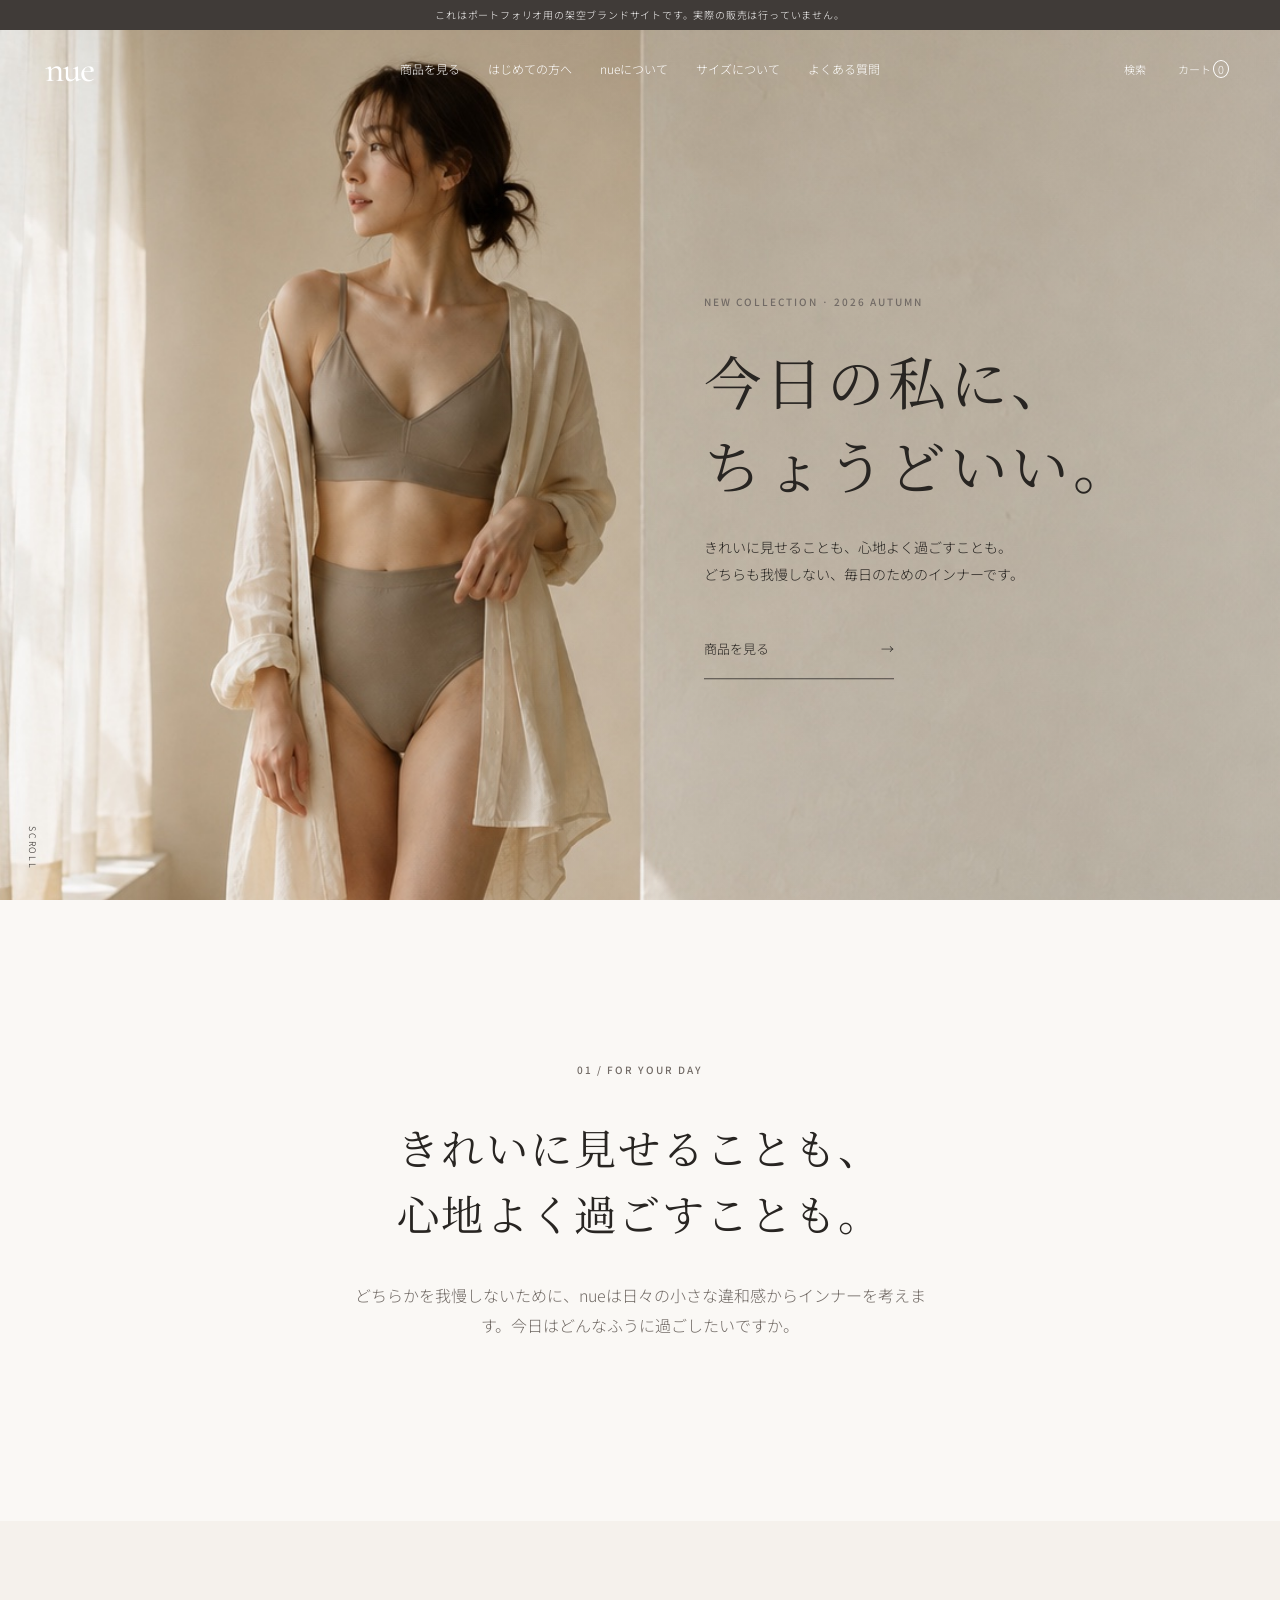
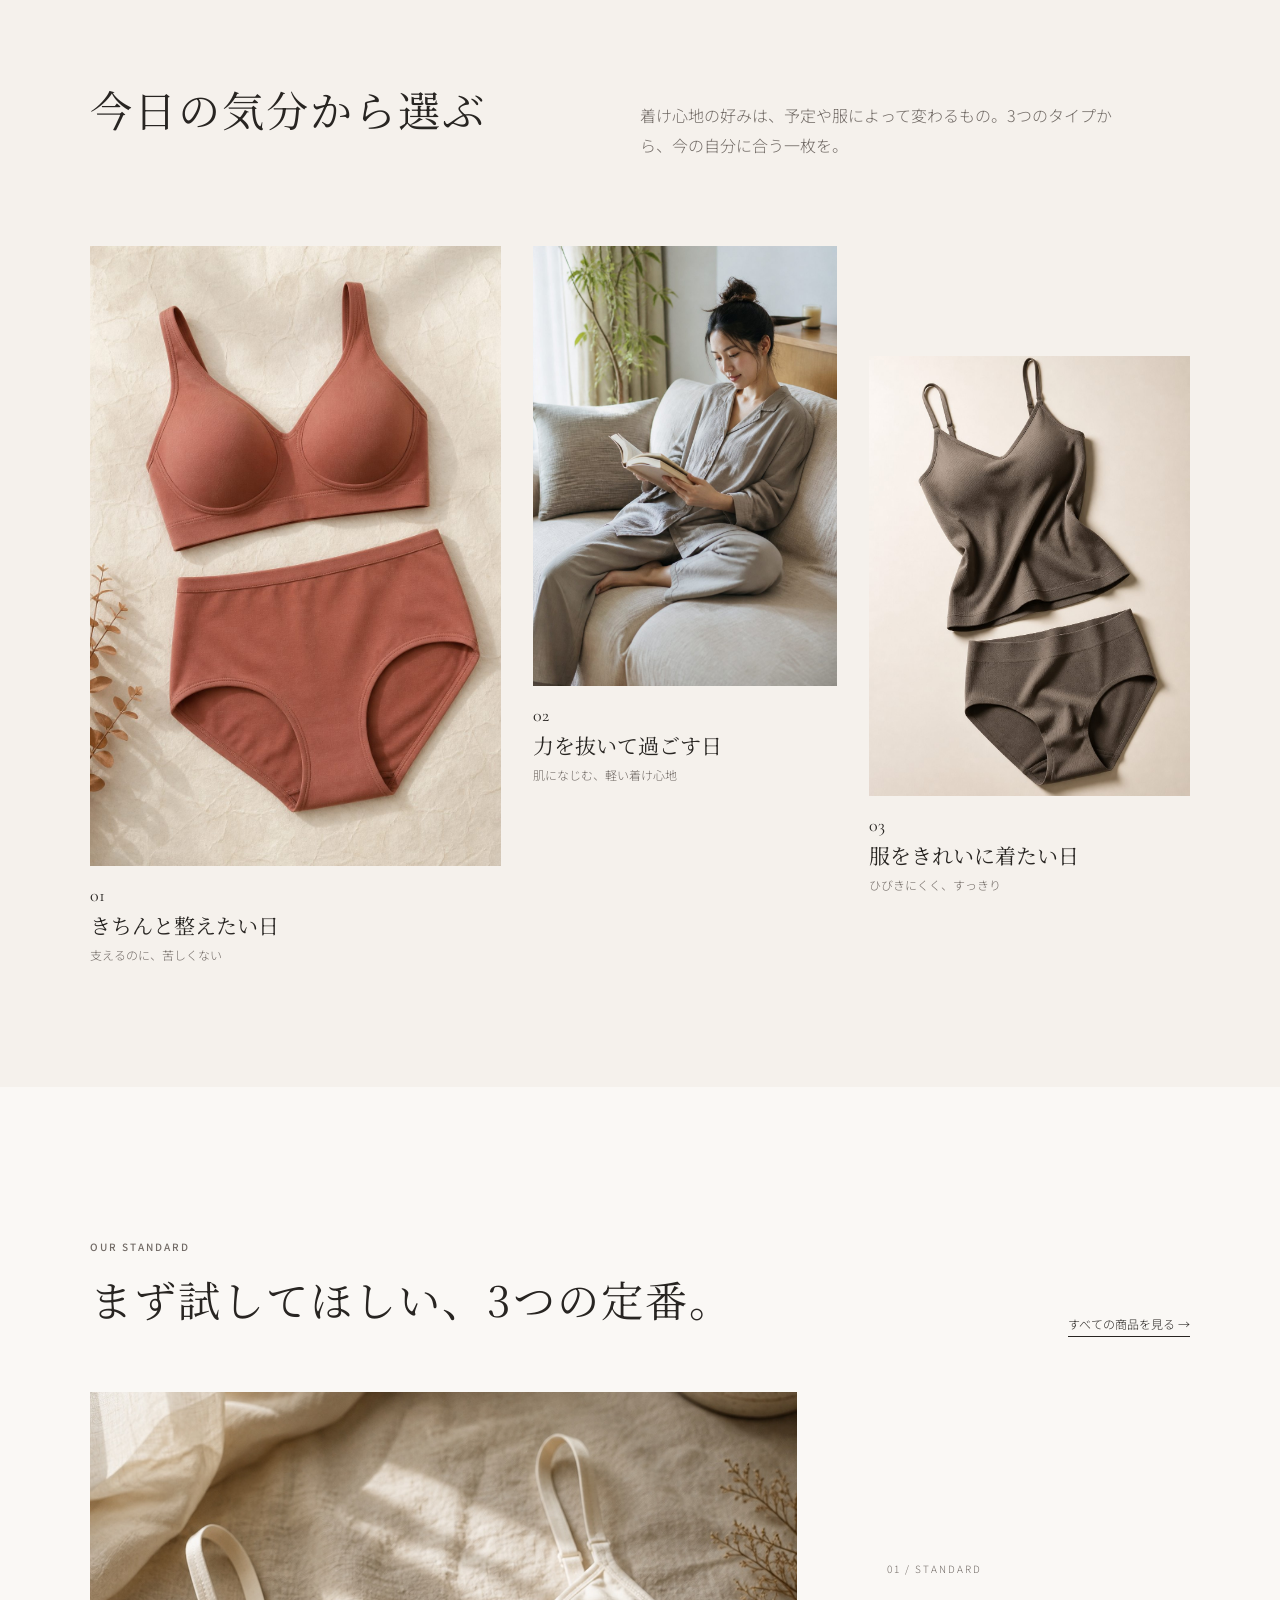
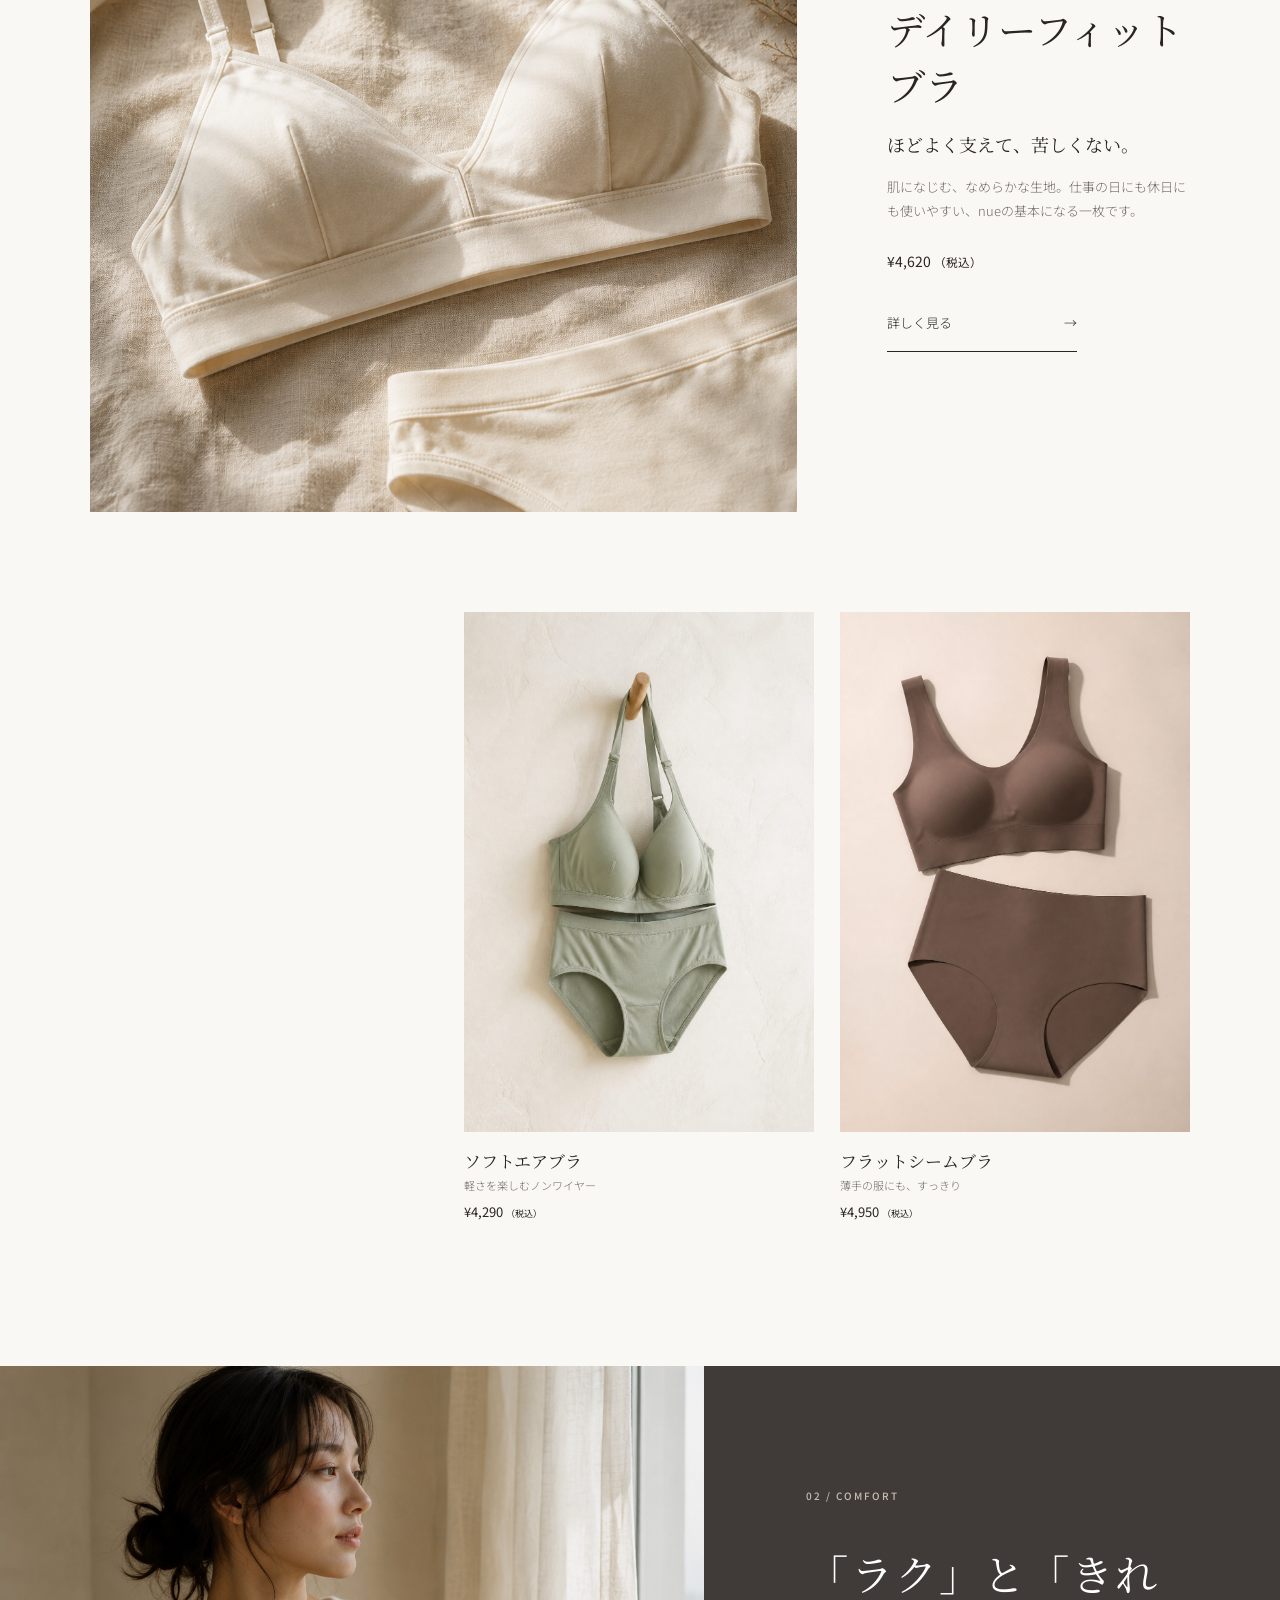
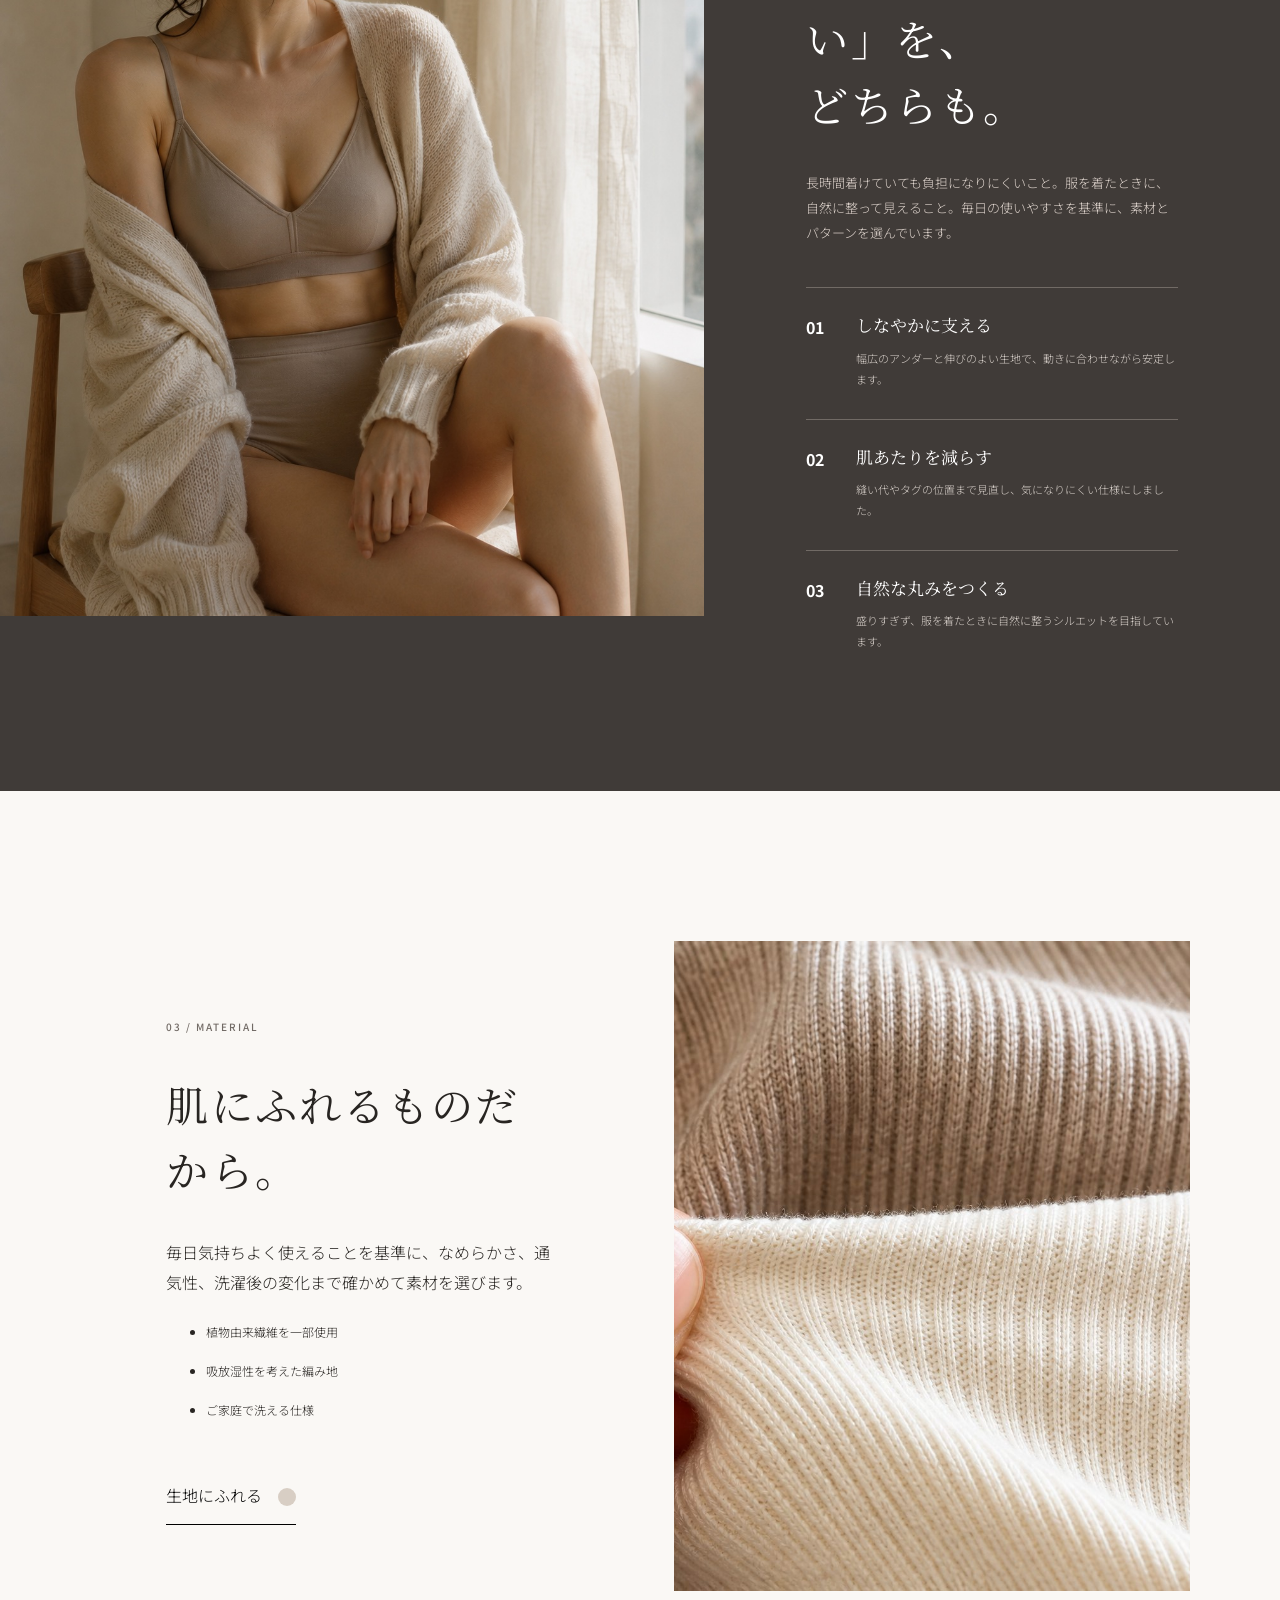
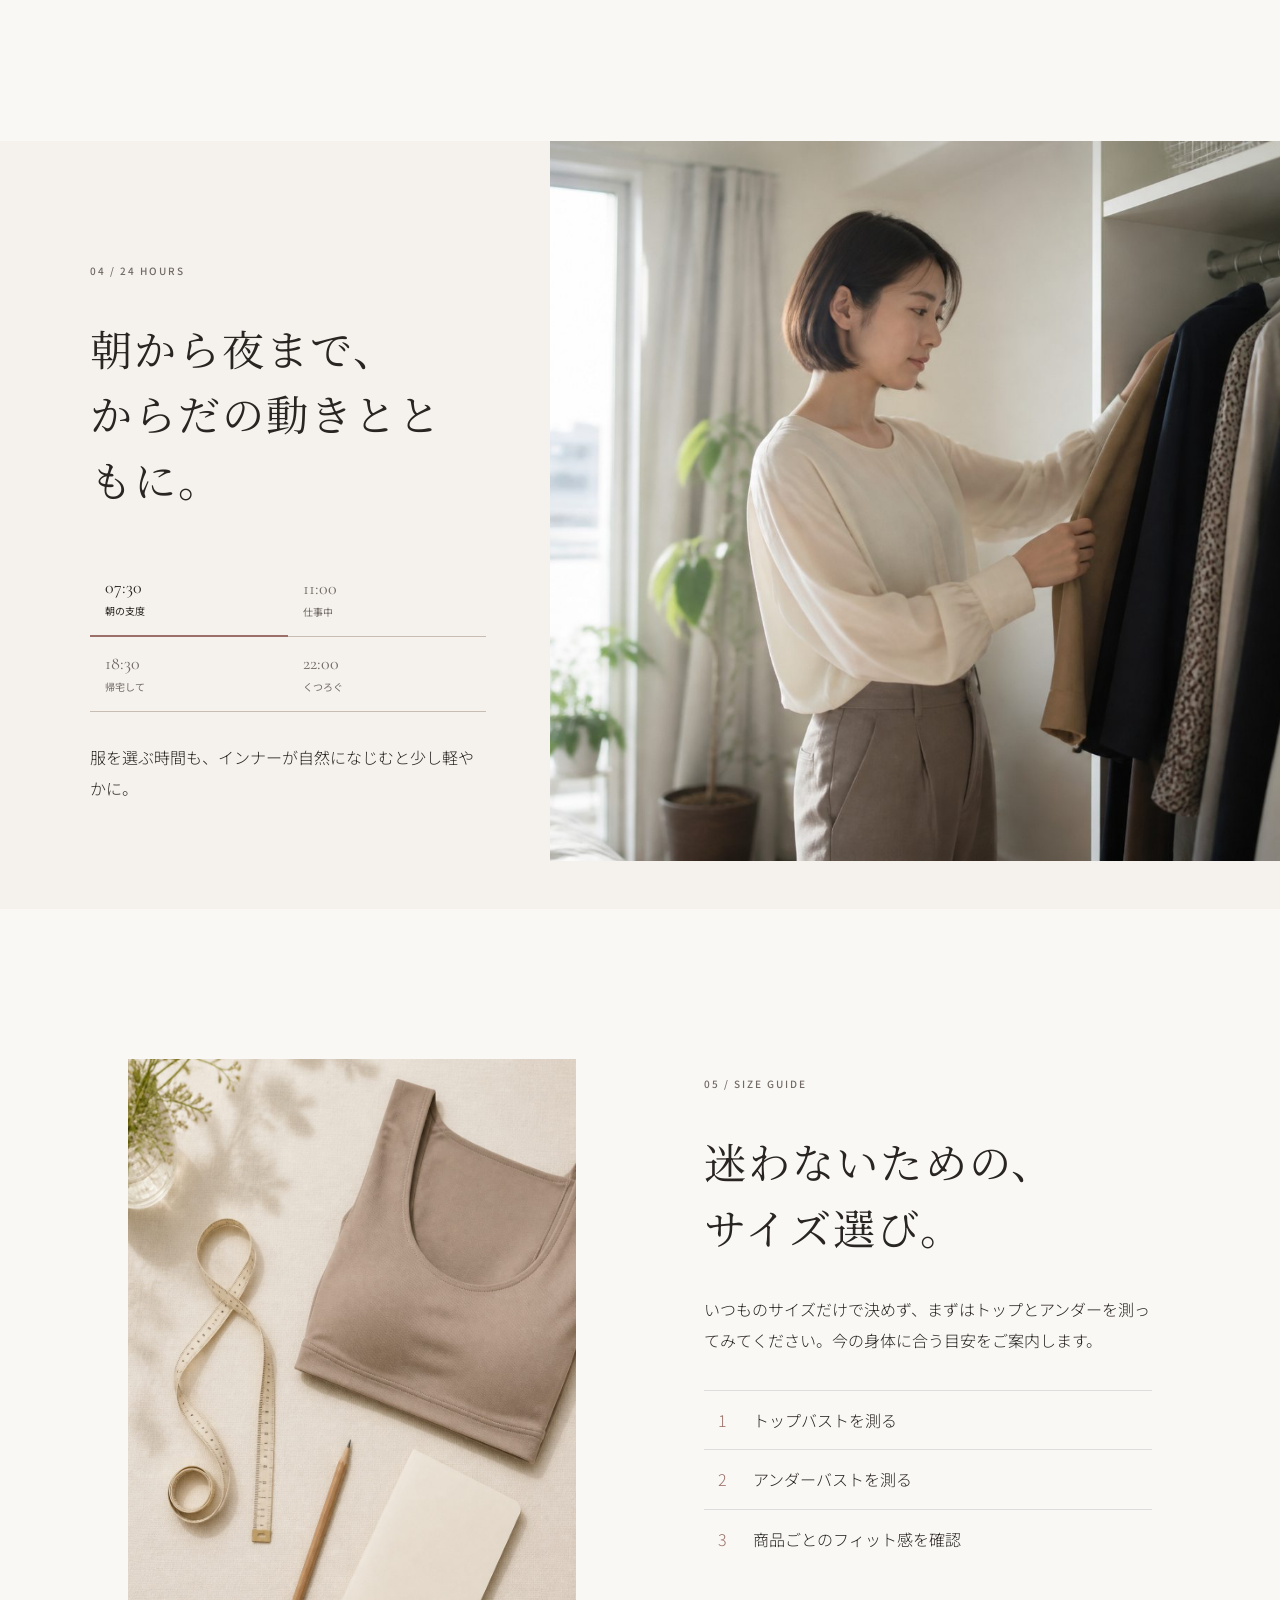
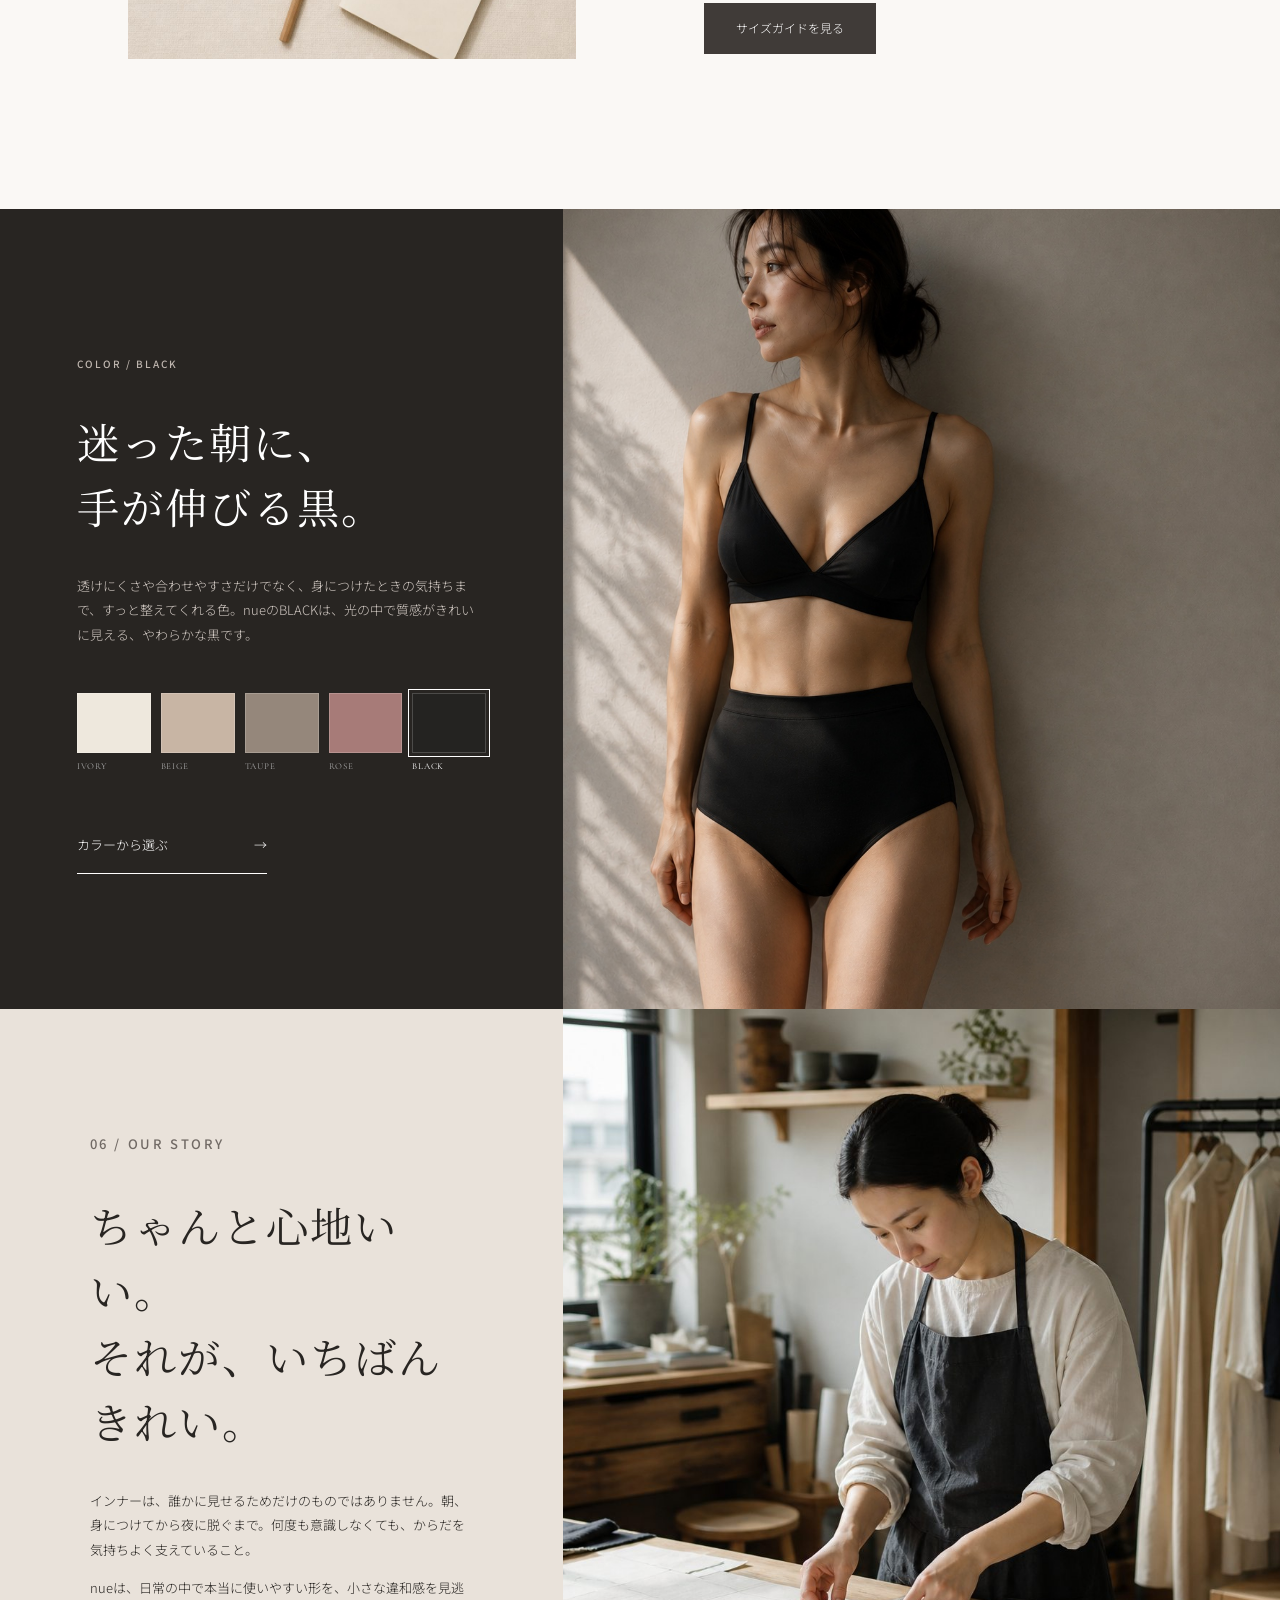
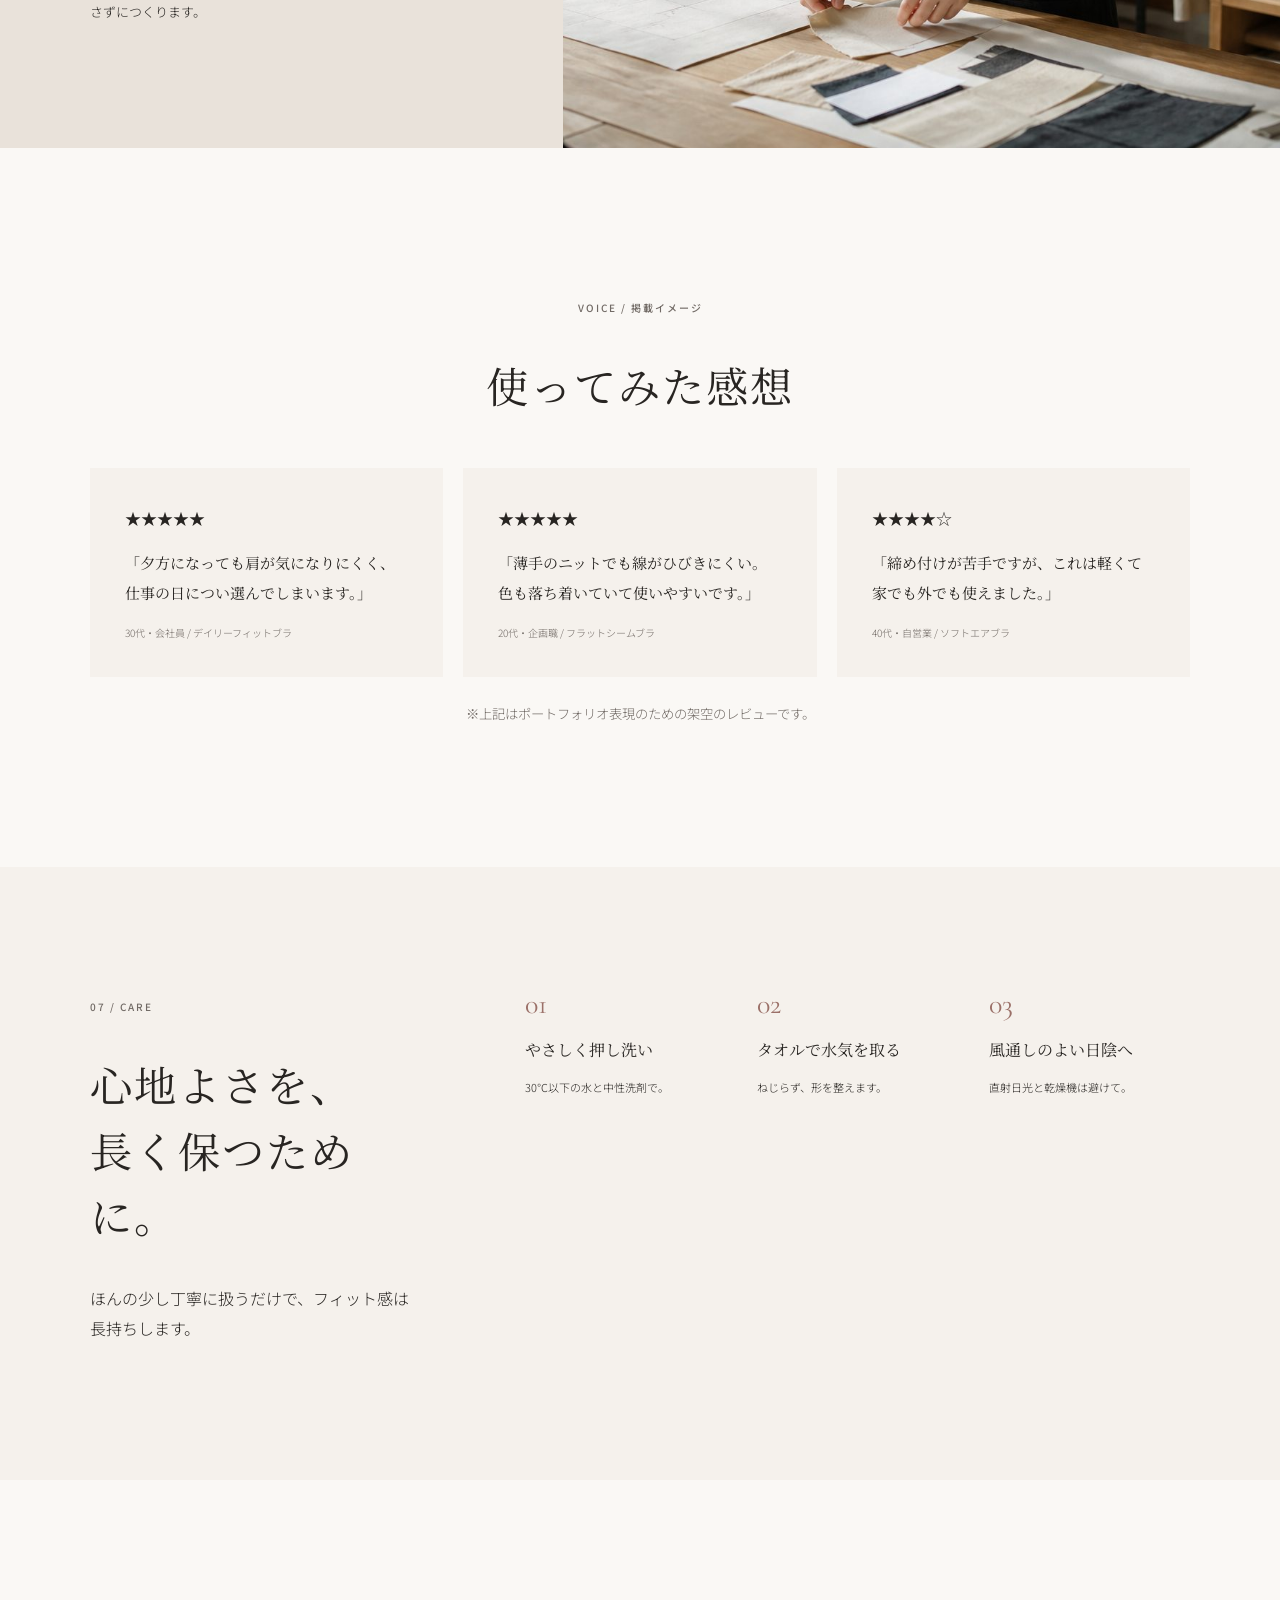
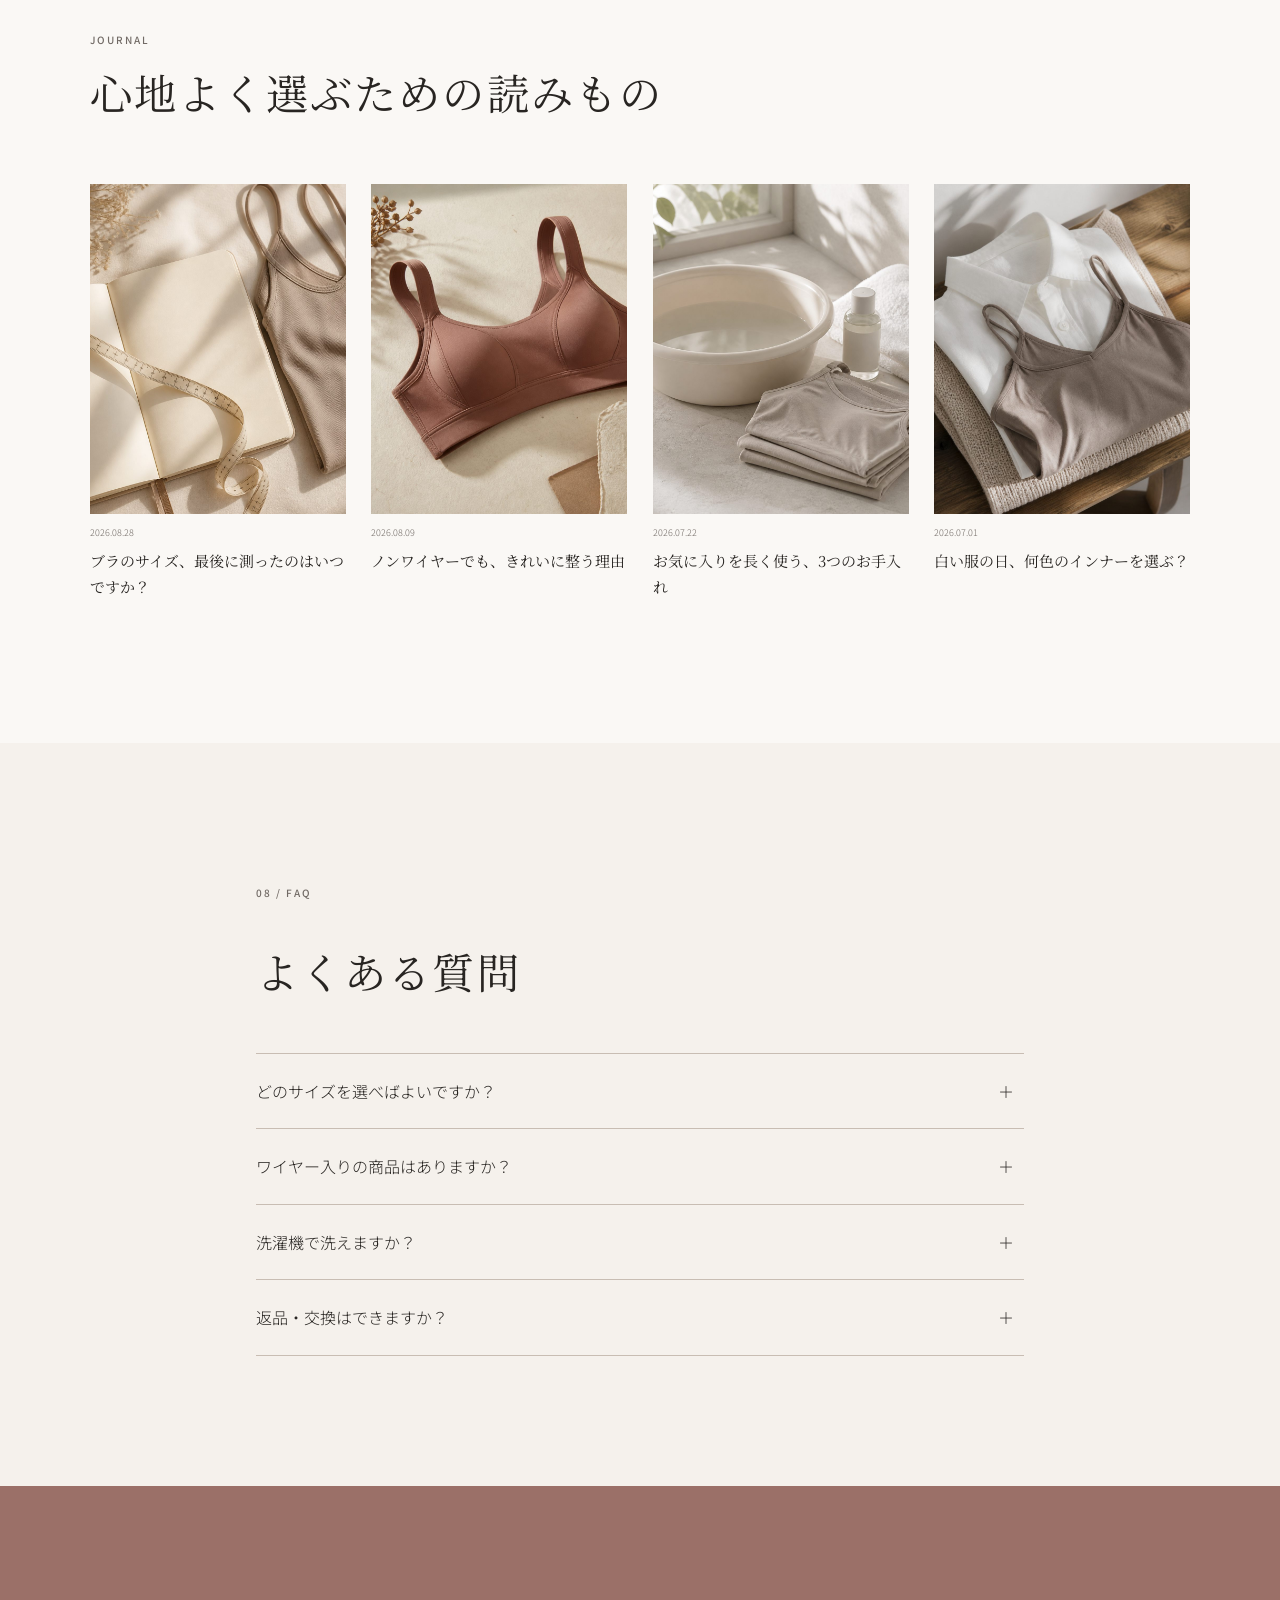
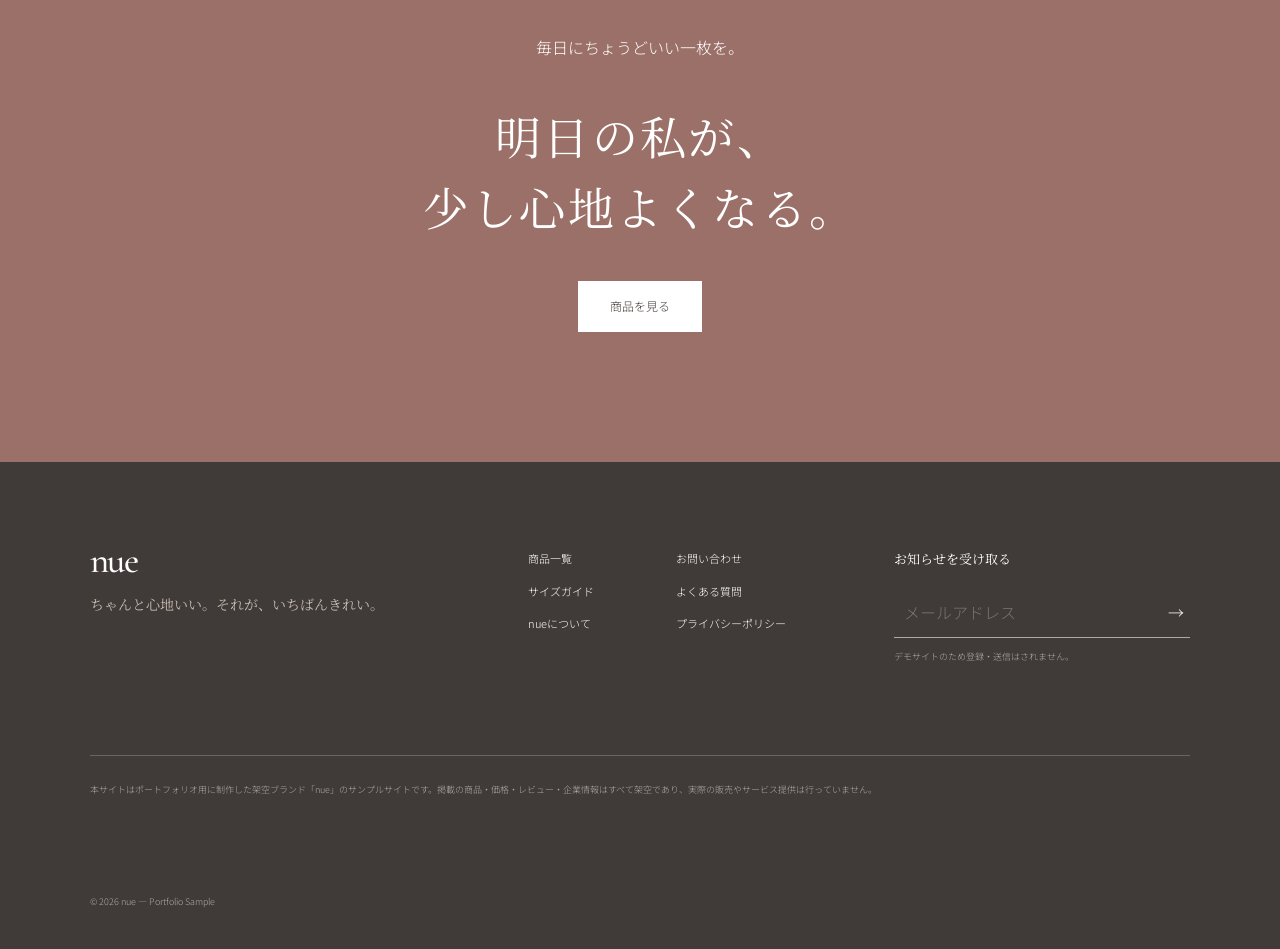
<file: index.html>
<!doctype html><html lang="ja"><head><meta charset="utf-8"><meta name="viewport" content="width=device-width,initial-scale=1"><meta name="description" content="今日の私に、ちょうどいい。心地よさときれいを両立する架空のインナーウェアブランド nue。"><title>nue｜今日の私に、ちょうどいい。</title><link rel="preconnect" href="https://fonts.googleapis.com"><link rel="preconnect" href="https://fonts.gstatic.com" crossorigin><link href="https://fonts.googleapis.com/css2?family=Cormorant+Garamond:wght@400;500&family=Noto+Sans+JP:wght@300;400;500&family=Noto+Serif+JP:wght@400;500&display=swap" rel="stylesheet"><link rel="stylesheet" href="assets/css/style.css?v=408860a"><script defer src="assets/js/main.js"></script></head>
<body><div class="demo-bar">これはポートフォリオ用の架空ブランドサイトです。実際の販売は行っていません。</div><header class="header"><a class="logo" href="index.html">nue</a><nav><a href="#products">商品を見る</a><a href="#first">はじめての方へ</a><a href="#story">nueについて</a><a href="#size">サイズについて</a><a href="#faq">よくある質問</a></nav><div class="head-actions"><button aria-label="検索">検索</button><button aria-label="カート">カート <span>0</span></button><button class="menu-btn" aria-label="メニューを開く" aria-expanded="false">MENU</button></div></header><div class="mobile-menu"><a href="#products">商品を見る</a><a href="#first">はじめての方へ</a><a href="#story">nueについて</a><a href="#size">サイズについて</a><a href="#faq">よくある質問</a></div>
<main><section class="hero hero-real"><div class="hero-copy reveal"><p class="eyebrow">NEW COLLECTION · 2026 AUTUMN</p><h1>今日の私に、<br>ちょうどいい。</h1><p>きれいに見せることも、心地よく過ごすことも。<br>どちらも我慢しない、毎日のためのインナーです。</p><a class="text-link" href="#products">商品を見る <span>→</span></a></div><div class="hero-image mask"><img src="assets/images/nue-hero-real.jpeg" alt="自然光が差し込む部屋で、ベージュのインナーを着た女性"></div><span class="scroll">SCROLL</span></section>
<section class="intro" id="first"><p class="section-no">01 / FOR YOUR DAY</p><h2>きれいに見せることも、<br>心地よく過ごすことも。</h2><p>どちらかを我慢しないために、nueは日々の小さな違和感からインナーを考えます。今日はどんなふうに過ごしたいですか。</p></section>
<section class="choice"><div class="choice-head"><h2>今日の気分から選ぶ</h2><p>着け心地の好みは、予定や服によって変わるもの。3つのタイプから、今の自分に合う一枚を。</p></div><div class="choice-grid"><a class="choice-card tall" href="products.html"><img src="assets/images/choice-support.jpg" alt="サポートタイプの商品"><span>01</span><h3>きちんと整えたい日</h3><p>支えるのに、苦しくない</p></a><a class="choice-card" href="products.html"><img src="assets/images/choice-relax.jpg" alt="リラックスタイプのイメージ"><span>02</span><h3>力を抜いて過ごす日</h3><p>肌になじむ、軽い着け心地</p></a><a class="choice-card lower" href="products.html"><img src="assets/images/choice-seamless.jpg" alt="シームレスタイプの商品"><span>03</span><h3>服をきれいに着たい日</h3><p>ひびきにくく、すっきり</p></a></div></section>
<section class="products products-real" id="products"><div class="section-title"><div><p class="eyebrow">OUR STANDARD</p><h2>まず試してほしい、3つの定番。</h2></div><a href="products.html">すべての商品を見る →</a></div><div class="product-featured"><figure><img src="assets/images/nue-daily-real.jpeg" alt="やわらかな自然光の中に置かれたアイボリーのブラとショーツ"></figure><div class="product-featured-copy"><span>01 / STANDARD</span><h3>デイリーフィットブラ</h3><p class="lead">ほどよく支えて、苦しくない。</p><p>肌になじむ、なめらかな生地。仕事の日にも休日にも使いやすい、nueの基本になる一枚です。</p><b>¥4,620 <small>（税込）</small></b><a class="text-link" href="products.html">詳しく見る <span>→</span></a></div></div><div class="product-row product-row-secondary"><article class="product"><a href="products.html"><div class="product-img"><img src="assets/images/product-soft.jpg" alt="ソフトエアブラ"></div><h3>ソフトエアブラ</h3><p>軽さを楽しむノンワイヤー</p><b>¥4,290 <small>（税込）</small></b></a></article><article class="product"><a href="products.html"><div class="product-img"><img src="assets/images/product-seamless.jpg" alt="フラットシームブラ"></div><h3>フラットシームブラ</h3><p>薄手の服にも、すっきり</p><b>¥4,950 <small>（税込）</small></b></a></article></div></section>
<section class="feature feature-real"><div class="feature-image"><img src="assets/images/nue-comfort-real.jpeg" alt="カーディガンを羽織り、窓辺でくつろぐ女性"></div><div class="feature-copy"><p class="section-no">02 / COMFORT</p><h2>「ラク」と「きれい」を、<br>どちらも。</h2><p class="feature-intro">長時間着けていても負担になりにくいこと。服を着たときに、自然に整って見えること。毎日の使いやすさを基準に、素材とパターンを選んでいます。</p><div class="feature-list"><div><b>01</b><h3>しなやかに支える</h3><p>幅広のアンダーと伸びのよい生地で、動きに合わせながら安定します。</p></div><div><b>02</b><h3>肌あたりを減らす</h3><p>縫い代やタグの位置まで見直し、気になりにくい仕様にしました。</p></div><div><b>03</b><h3>自然な丸みをつくる</h3><p>盛りすぎず、服を着たときに自然に整うシルエットを目指しています。</p></div></div></div></section>
<section class="material"><div><p class="section-no">03 / MATERIAL</p><h2>肌にふれるものだから。</h2><p>毎日気持ちよく使えることを基準に、なめらかさ、通気性、洗濯後の変化まで確かめて素材を選びます。</p><ul><li>植物由来繊維を一部使用</li><li>吸放湿性を考えた編み地</li><li>ご家庭で洗える仕様</li></ul><button class="fabric-btn">生地にふれる <span></span></button></div><figure><img src="assets/images/material.jpg" alt="やわらかな生地の接写"></figure></section>
<section class="scenes"><div class="scene-copy"><p class="section-no">04 / 24 HOURS</p><h2>朝から夜まで、<br>からだの動きとともに。</h2><div class="scene-tabs" role="tablist"><button class="active" data-scene="morning">07:30<br><span>朝の支度</span></button><button data-scene="work">11:00<br><span>仕事中</span></button><button data-scene="evening">18:30<br><span>帰宅して</span></button><button data-scene="night">22:00<br><span>くつろぐ</span></button></div><p id="scene-text">服を選ぶ時間も、インナーが自然になじむと少し軽やかに。</p></div><div class="scene-image"><img id="scene-img" src="assets/images/scene-morning.jpg" alt="朝の支度をする生活シーン"></div></section>
<section class="size" id="size"><div class="size-image"><img src="assets/images/size-guide.jpg" alt="採寸メジャーとインナー"></div><div><p class="section-no">05 / SIZE GUIDE</p><h2>迷わないための、<br>サイズ選び。</h2><p>いつものサイズだけで決めず、まずはトップとアンダーを測ってみてください。今の身体に合う目安をご案内します。</p><ol><li><span>1</span>トップバストを測る</li><li><span>2</span>アンダーバストを測る</li><li><span>3</span>商品ごとのフィット感を確認</li></ol><a class="button" href="guide.html">サイズガイドを見る</a></div></section>
<section class="color-story"><div class="color-copy"><p class="section-no">COLOR / BLACK</p><h2>迷った朝に、<br>手が伸びる黒。</h2><p>透けにくさや合わせやすさだけでなく、身につけたときの気持ちまで、すっと整えてくれる色。nueのBLACKは、光の中で質感がきれいに見える、やわらかな黒です。</p><div class="color-swatches" aria-label="基本の5色"><span style="--swatch:#eee8dd">IVORY</span><span style="--swatch:#c8b5a4">BEIGE</span><span style="--swatch:#95877b">TAUPE</span><span style="--swatch:#a77b78">ROSE</span><span class="active" style="--swatch:#242321">BLACK</span></div><a class="text-link" href="products.html">カラーから選ぶ <span>→</span></a></div><figure><img src="assets/images/nue-black-real.jpeg" alt="自然光の中で黒のブラとハイウエストショーツを着た女性"></figure></section>
<section class="story" id="story"><div class="story-copy"><p class="section-no">06 / OUR STORY</p><h2>ちゃんと心地いい。<br>それが、いちばんきれい。</h2><p>インナーは、誰かに見せるためだけのものではありません。朝、身につけてから夜に脱ぐまで。何度も意識しなくても、からだを気持ちよく支えていること。</p><p>nueは、日常の中で本当に使いやすい形を、小さな違和感を見逃さずにつくります。</p></div><img src="assets/images/story.jpg" alt="デザイナーの静かなアトリエ"></section>
<section class="voices"><p class="eyebrow">VOICE / 掲載イメージ</p><h2>使ってみた感想</h2><div class="voice-grid"><blockquote><div>★★★★★</div><p>「夕方になっても肩が気になりにくく、仕事の日につい選んでしまいます。」</p><footer>30代・会社員 / デイリーフィットブラ</footer></blockquote><blockquote><div>★★★★★</div><p>「薄手のニットでも線がひびきにくい。色も落ち着いていて使いやすいです。」</p><footer>20代・企画職 / フラットシームブラ</footer></blockquote><blockquote><div>★★★★☆</div><p>「締め付けが苦手ですが、これは軽くて家でも外でも使えました。」</p><footer>40代・自営業 / ソフトエアブラ</footer></blockquote></div><small>※上記はポートフォリオ表現のための架空のレビューです。</small></section>
<section class="care"><div><p class="section-no">07 / CARE</p><h2>心地よさを、<br>長く保つために。</h2><p>ほんの少し丁寧に扱うだけで、フィット感は長持ちします。</p></div><div class="care-steps"><div><span>01</span><h3>やさしく押し洗い</h3><p>30℃以下の水と中性洗剤で。</p></div><div><span>02</span><h3>タオルで水気を取る</h3><p>ねじらず、形を整えます。</p></div><div><span>03</span><h3>風通しのよい日陰へ</h3><p>直射日光と乾燥機は避けて。</p></div></div></section>
<section class="journal"><div class="section-title"><div><p class="eyebrow">JOURNAL</p><h2>心地よく選ぶための読みもの</h2></div></div><div class="journal-grid"><a href="guide.html"><img src="assets/images/journal-size.jpg" alt="メジャーとノート"><time>2026.08.28</time><h3>ブラのサイズ、最後に測ったのはいつですか？</h3></a><a href="guide.html"><img src="assets/images/journal-wireless.jpg" alt="ノンワイヤーブラ"><time>2026.08.09</time><h3>ノンワイヤーでも、きれいに整う理由</h3></a><a href="guide.html"><img src="assets/images/journal-care.jpg" alt="洗濯の準備"><time>2026.07.22</time><h3>お気に入りを長く使う、3つのお手入れ</h3></a><a href="guide.html"><img src="assets/images/journal-clothes.jpg" alt="服とインナーの組み合わせ"><time>2026.07.01</time><h3>白い服の日、何色のインナーを選ぶ？</h3></a></div></section>
<section class="faq" id="faq"><p class="section-no">08 / FAQ</p><h2>よくある質問</h2><div class="accordion"><details><summary>どのサイズを選べばよいですか？</summary><p>商品ごとのサイズ表と、トップ・アンダーの測り方をご確認ください。迷う場合はコンタクトページからご相談いただけます（デモのため送信機能はありません）。</p></details><details><summary>ワイヤー入りの商品はありますか？</summary><p>このコレクションはすべてノンワイヤーです。構造と生地の切り替えで自然に支える設計です。</p></details><details><summary>洗濯機で洗えますか？</summary><p>洗濯ネットに入れ、弱水流で洗えます。より長持ちさせたい場合は手洗いがおすすめです。</p></details><details><summary>返品・交換はできますか？</summary><p>このサイトは架空ブランドのサンプルのため販売は行っていません。実在の返品・交換制度はありません。</p></details></div></section>
<section class="final-cta"><p>毎日にちょうどいい一枚を。</p><h2>明日の私が、<br>少し心地よくなる。</h2><a class="button light" href="products.html">商品を見る</a></section></main>
<footer class="footer"><div><a class="logo" href="index.html">nue</a><p>ちゃんと心地いい。それが、いちばんきれい。</p></div><div class="footer-links"><div><a href="products.html">商品一覧</a><a href="guide.html">サイズガイド</a><a href="#story">nueについて</a></div><div><a href="contact.html">お問い合わせ</a><a href="#faq">よくある質問</a><a href="#">プライバシーポリシー</a></div></div><form class="newsletter"><label>お知らせを受け取る</label><div><input type="email" placeholder="メールアドレス" required><button type="submit">→</button></div><small>デモサイトのため登録・送信はされません。</small></form><p class="disclaimer">本サイトはポートフォリオ用に制作した架空ブランド「nue」のサンプルサイトです。掲載の商品・価格・レビュー・企業情報はすべて架空であり、実際の販売やサービス提供は行っていません。</p><p class="copy">© 2026 nue — Portfolio Sample</p></footer></body></html>
</file>
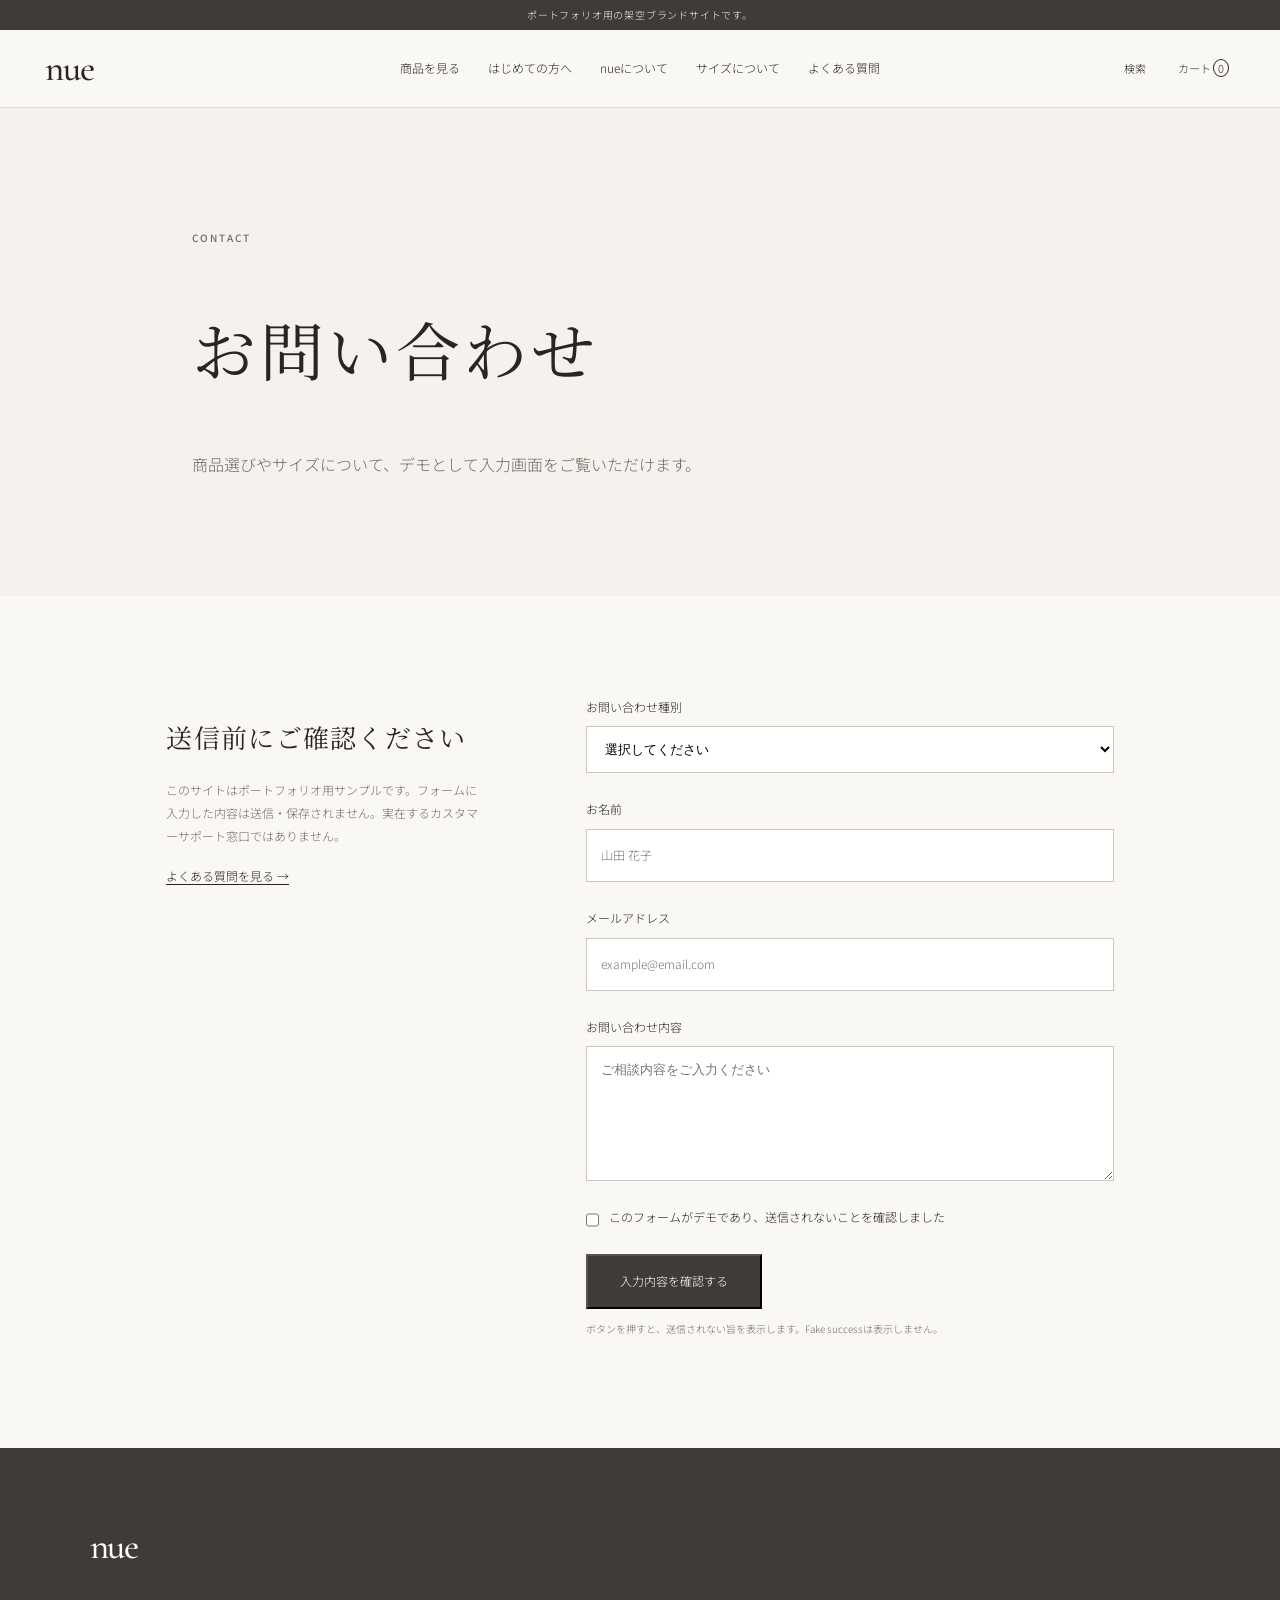
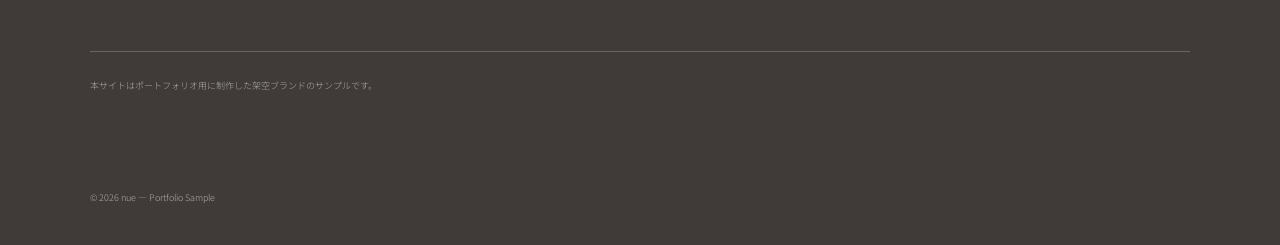
<file: contact.html>
<!doctype html><html lang="ja"><head><meta charset="utf-8"><meta name="viewport" content="width=device-width,initial-scale=1"><title>お問い合わせ｜nue</title><link href="https://fonts.googleapis.com/css2?family=Cormorant+Garamond:wght@400;500&family=Noto+Sans+JP:wght@300;400;500&family=Noto+Serif+JP:wght@400;500&display=swap" rel="stylesheet"><link rel="stylesheet" href="assets/css/style.css"><link rel="stylesheet" href="assets/css/pages.css"><script defer src="assets/js/main.js"></script></head><body><div class="demo-bar">ポートフォリオ用の架空ブランドサイトです。</div><header class="header inner"><a class="logo" href="index.html">nue</a><nav><a href="products.html">商品を見る</a><a href="index.html#first">はじめての方へ</a><a href="index.html#story">nueについて</a><a href="guide.html">サイズについて</a><a href="index.html#faq">よくある質問</a></nav><div class="head-actions"><button>検索</button><button>カート <span>0</span></button><button class="menu-btn" aria-expanded="false">MENU</button></div></header><div class="mobile-menu"><a href="products.html">商品を見る</a><a href="guide.html">サイズガイド</a><a href="contact.html">お問い合わせ</a></div><main class="subpage contact"><section class="page-hero"><p class="eyebrow">CONTACT</p><h1>お問い合わせ</h1><p>商品選びやサイズについて、デモとして入力画面をご覧いただけます。</p></section><section class="contact-box"><div class="contact-note"><h2>送信前にご確認ください</h2><p>このサイトはポートフォリオ用サンプルです。フォームに入力した内容は送信・保存されません。実在するカスタマーサポート窓口ではありません。</p><a href="index.html#faq">よくある質問を見る →</a></div><form><label>お問い合わせ種別<select required><option value="">選択してください</option><option>商品について</option><option>サイズについて</option><option>その他</option></select></label><label>お名前<input type="text" placeholder="山田 花子" required></label><label>メールアドレス<input type="email" placeholder="example@email.com" required></label><label>お問い合わせ内容<textarea rows="7" placeholder="ご相談内容をご入力ください" required></textarea></label><label class="check"><input type="checkbox" required> このフォームがデモであり、送信されないことを確認しました</label><button class="button" type="submit">入力内容を確認する</button><p class="form-warning">ボタンを押すと、送信されない旨を表示します。Fake successは表示しません。</p></form></section></main><footer class="footer simple"><a class="logo" href="index.html">nue</a><p class="disclaimer">本サイトはポートフォリオ用に制作した架空ブランドのサンプルです。</p><p class="copy">© 2026 nue — Portfolio Sample</p></footer></body></html>
</file>
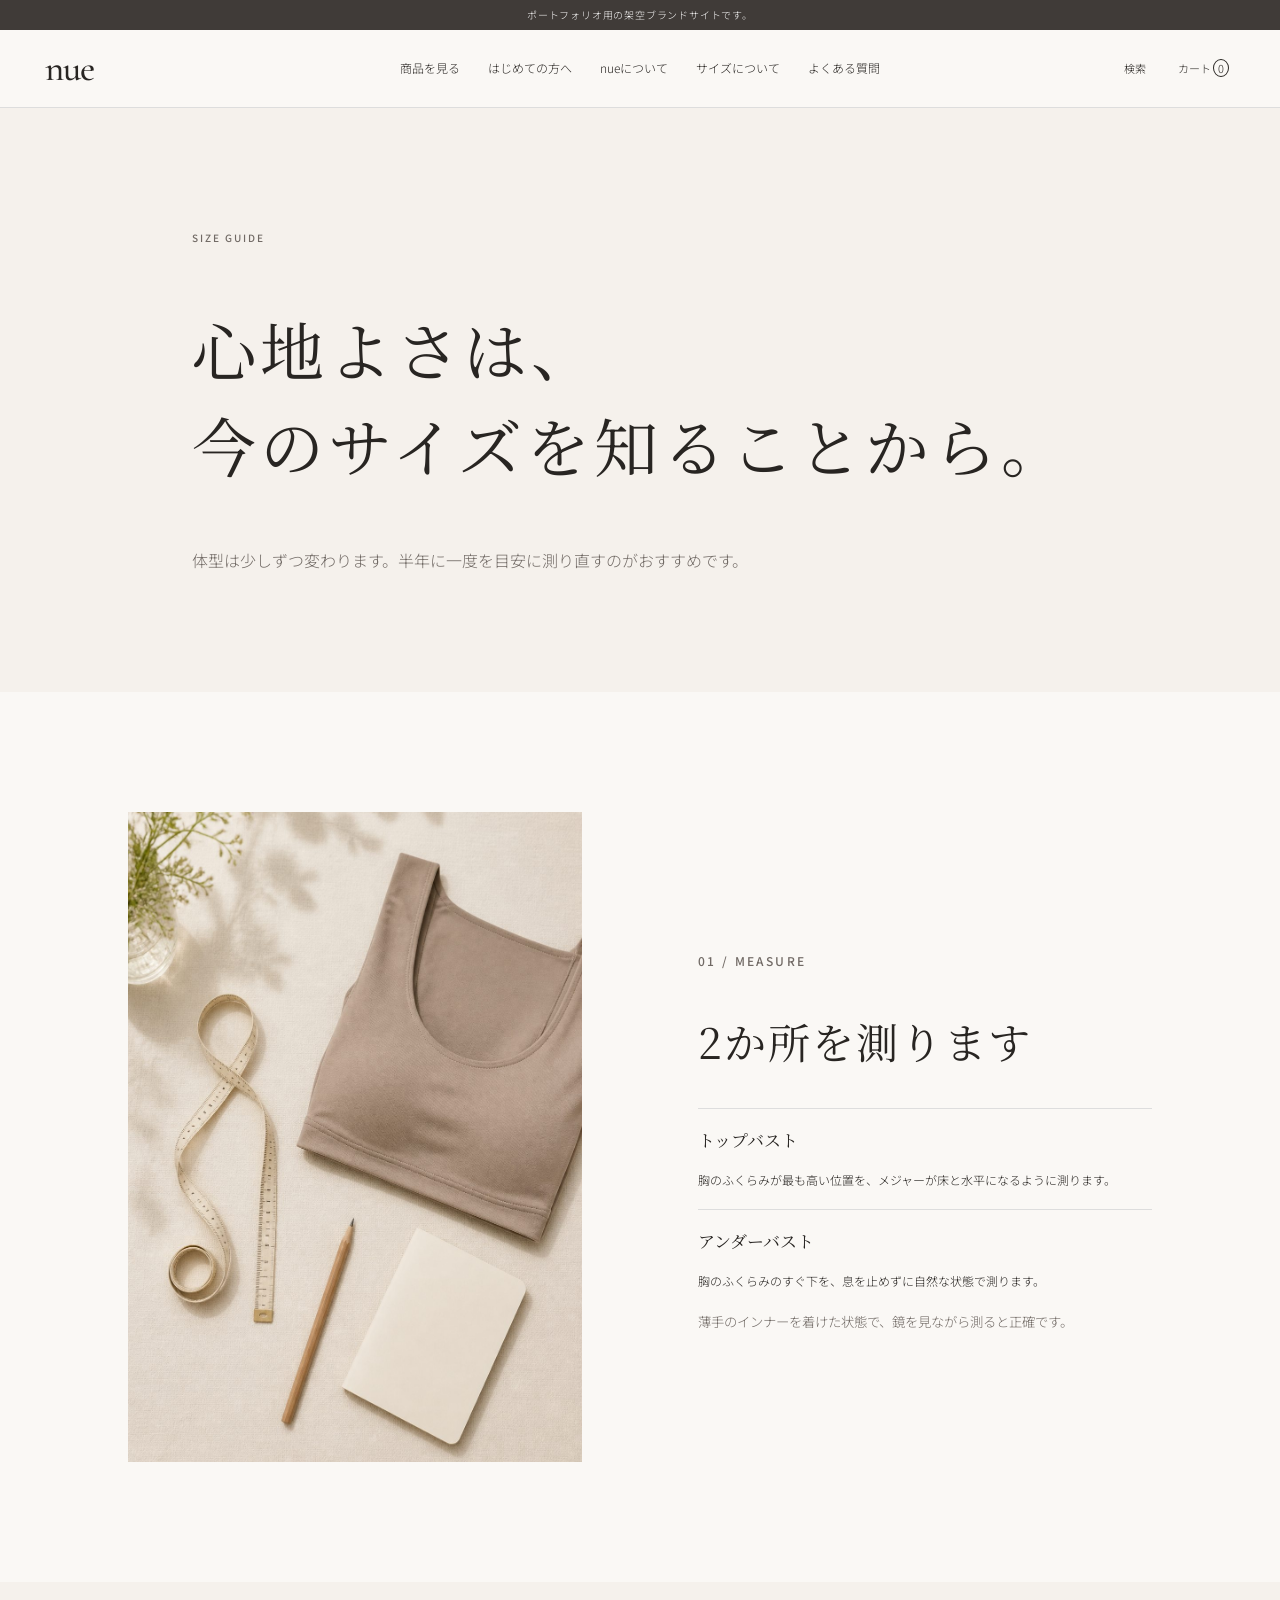
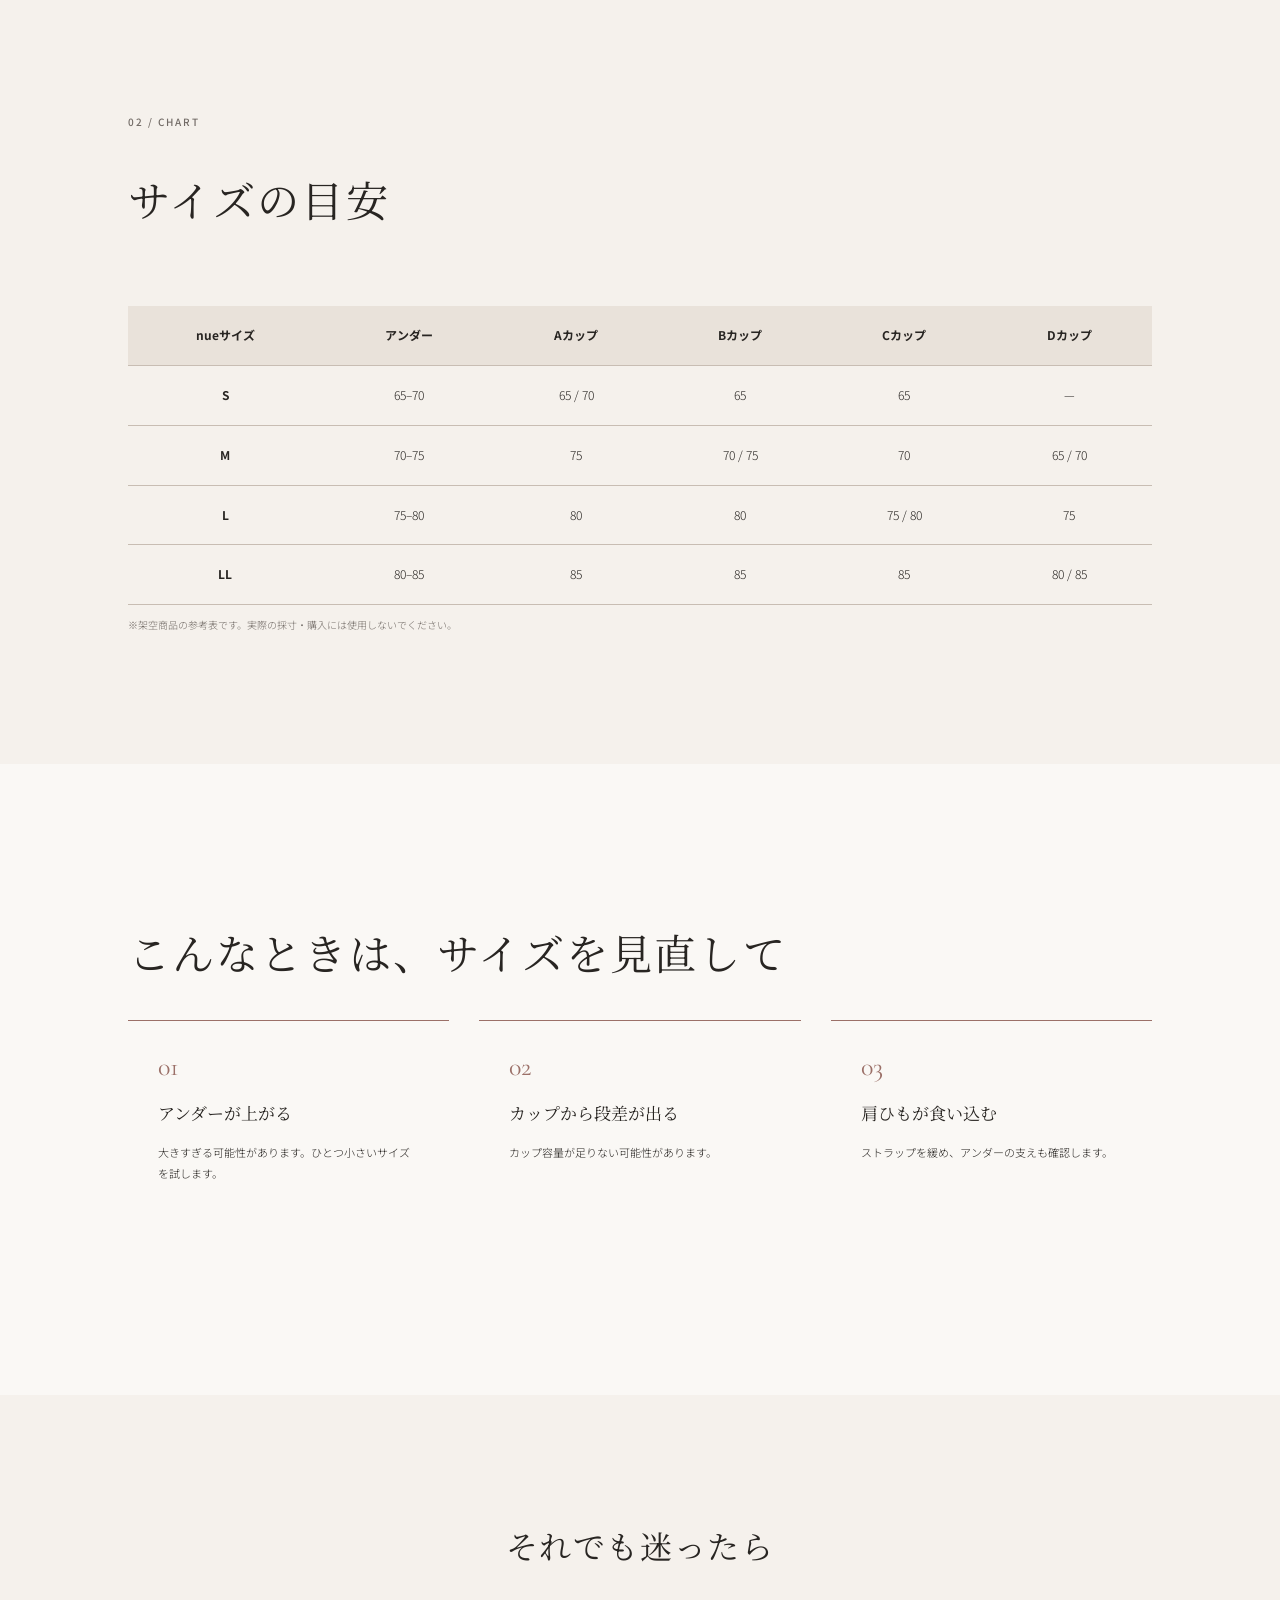
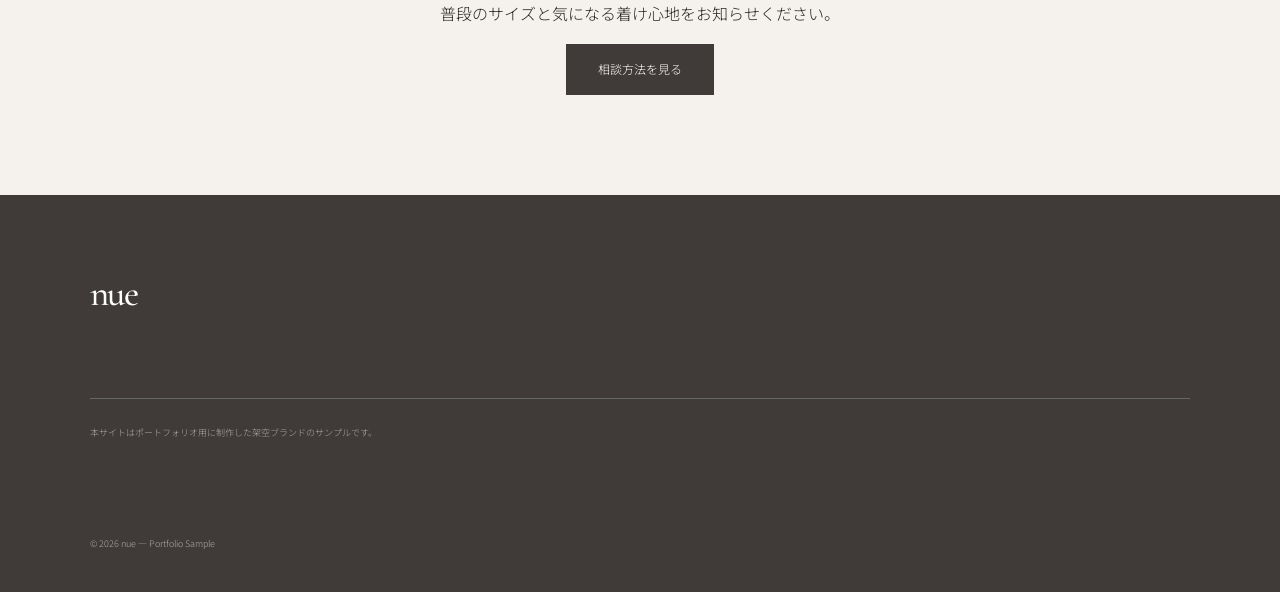
<file: guide.html>
<!doctype html><html lang="ja"><head><meta charset="utf-8"><meta name="viewport" content="width=device-width,initial-scale=1"><title>サイズガイド｜nue</title><link href="https://fonts.googleapis.com/css2?family=Cormorant+Garamond:wght@400;500&family=Noto+Sans+JP:wght@300;400;500&family=Noto+Serif+JP:wght@400;500&display=swap" rel="stylesheet"><link rel="stylesheet" href="assets/css/style.css"><link rel="stylesheet" href="assets/css/pages.css"><script defer src="assets/js/main.js"></script></head><body><div class="demo-bar">ポートフォリオ用の架空ブランドサイトです。</div><header class="header inner"><a class="logo" href="index.html">nue</a><nav><a href="products.html">商品を見る</a><a href="index.html#first">はじめての方へ</a><a href="index.html#story">nueについて</a><a href="guide.html">サイズについて</a><a href="index.html#faq">よくある質問</a></nav><div class="head-actions"><button>検索</button><button>カート <span>0</span></button><button class="menu-btn" aria-expanded="false">MENU</button></div></header><div class="mobile-menu"><a href="products.html">商品を見る</a><a href="guide.html">サイズガイド</a><a href="contact.html">お問い合わせ</a></div><main class="subpage guide"><section class="page-hero"><p class="eyebrow">SIZE GUIDE</p><h1>心地よさは、<br>今のサイズを知ることから。</h1><p>体型は少しずつ変わります。半年に一度を目安に測り直すのがおすすめです。</p></section><section class="measure"><img src="assets/images/size-guide.jpg" alt="採寸用のメジャー"><div><p class="section-no">01 / MEASURE</p><h2>2か所を測ります</h2><h3>トップバスト</h3><p>胸のふくらみが最も高い位置を、メジャーが床と水平になるように測ります。</p><h3>アンダーバスト</h3><p>胸のふくらみのすぐ下を、息を止めずに自然な状態で測ります。</p><small>薄手のインナーを着けた状態で、鏡を見ながら測ると正確です。</small></div></section><section class="chart"><p class="section-no">02 / CHART</p><h2>サイズの目安</h2><div class="table-wrap"><table><thead><tr><th>nueサイズ</th><th>アンダー</th><th>Aカップ</th><th>Bカップ</th><th>Cカップ</th><th>Dカップ</th></tr></thead><tbody><tr><th>S</th><td>65–70</td><td>65 / 70</td><td>65</td><td>65</td><td>—</td></tr><tr><th>M</th><td>70–75</td><td>75</td><td>70 / 75</td><td>70</td><td>65 / 70</td></tr><tr><th>L</th><td>75–80</td><td>80</td><td>80</td><td>75 / 80</td><td>75</td></tr><tr><th>LL</th><td>80–85</td><td>85</td><td>85</td><td>85</td><td>80 / 85</td></tr></tbody></table></div><p>※架空商品の参考表です。実際の採寸・購入には使用しないでください。</p></section><section class="fit-check"><h2>こんなときは、サイズを見直して</h2><div><article><b>01</b><h3>アンダーが上がる</h3><p>大きすぎる可能性があります。ひとつ小さいサイズを試します。</p></article><article><b>02</b><h3>カップから段差が出る</h3><p>カップ容量が足りない可能性があります。</p></article><article><b>03</b><h3>肩ひもが食い込む</h3><p>ストラップを緩め、アンダーの支えも確認します。</p></article></div></section><section class="note"><h2>それでも迷ったら</h2><p>普段のサイズと気になる着け心地をお知らせください。</p><a class="button" href="contact.html">相談方法を見る</a></section></main><footer class="footer simple"><a class="logo" href="index.html">nue</a><p class="disclaimer">本サイトはポートフォリオ用に制作した架空ブランドのサンプルです。</p><p class="copy">© 2026 nue — Portfolio Sample</p></footer></body></html>
</file>
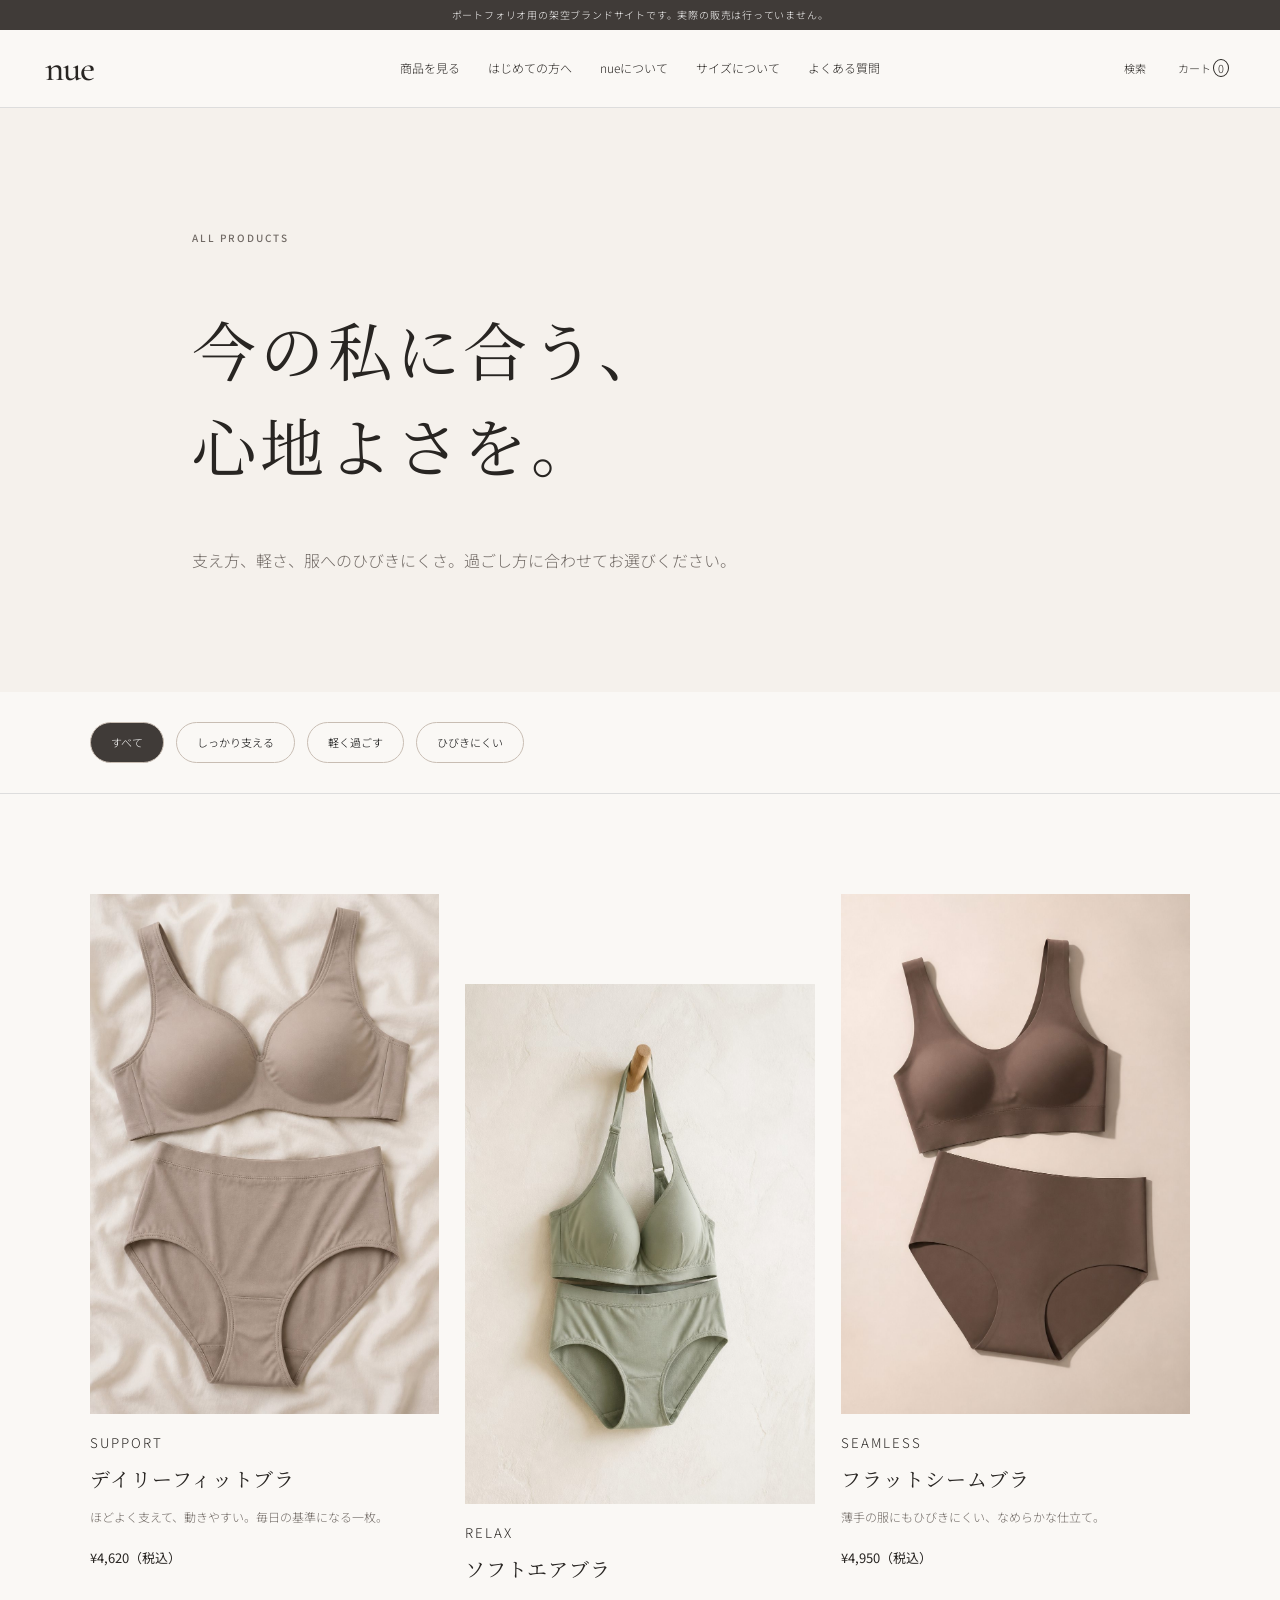
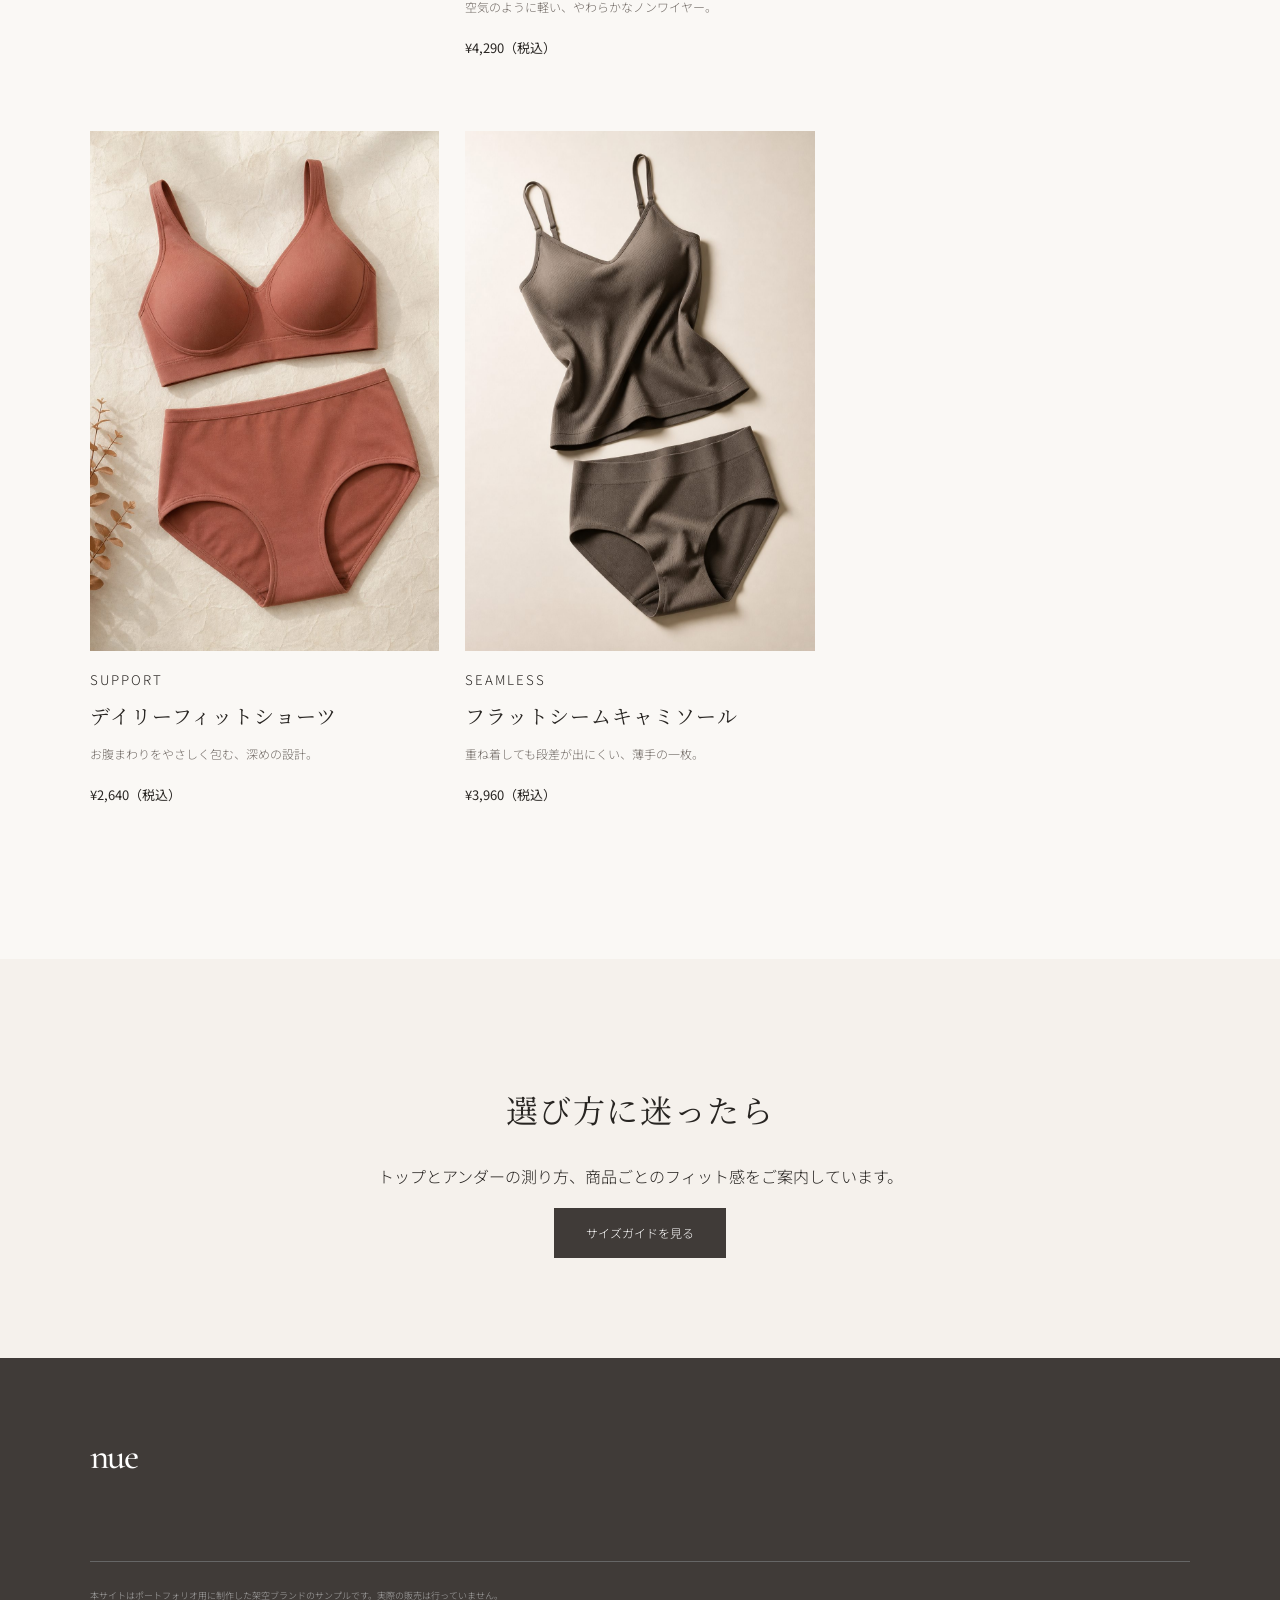
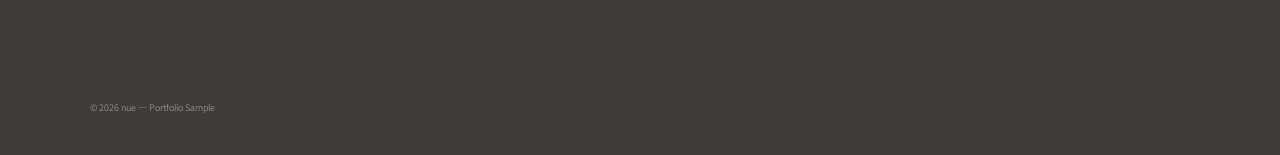
<file: products.html>
<!doctype html><html lang="ja"><head><meta charset="utf-8"><meta name="viewport" content="width=device-width,initial-scale=1"><title>商品一覧｜nue</title><link href="https://fonts.googleapis.com/css2?family=Cormorant+Garamond:wght@400;500&family=Noto+Sans+JP:wght@300;400;500&family=Noto+Serif+JP:wght@400;500&display=swap" rel="stylesheet"><link rel="stylesheet" href="assets/css/style.css"><link rel="stylesheet" href="assets/css/pages.css"><script defer src="assets/js/main.js"></script></head><body><div class="demo-bar">ポートフォリオ用の架空ブランドサイトです。実際の販売は行っていません。</div><header class="header inner"><a class="logo" href="index.html">nue</a><nav><a href="products.html">商品を見る</a><a href="index.html#first">はじめての方へ</a><a href="index.html#story">nueについて</a><a href="guide.html">サイズについて</a><a href="index.html#faq">よくある質問</a></nav><div class="head-actions"><button>検索</button><button>カート <span>0</span></button><button class="menu-btn" aria-expanded="false">MENU</button></div></header><div class="mobile-menu"><a href="products.html">商品を見る</a><a href="guide.html">サイズガイド</a><a href="contact.html">お問い合わせ</a></div><main class="subpage"><section class="page-hero"><p class="eyebrow">ALL PRODUCTS</p><h1>今の私に合う、<br>心地よさを。</h1><p>支え方、軽さ、服へのひびきにくさ。過ごし方に合わせてお選びください。</p></section><div class="filter"><button class="active">すべて</button><button>しっかり支える</button><button>軽く過ごす</button><button>ひびきにくい</button></div><section class="catalog"><article><img src="assets/images/product-daily.jpg" alt="デイリーフィットブラ"><small>SUPPORT</small><h2>デイリーフィットブラ</h2><p>ほどよく支えて、動きやすい。毎日の基準になる一枚。</p><b>¥4,620（税込）</b></article><article><img src="assets/images/product-soft.jpg" alt="ソフトエアブラ"><small>RELAX</small><h2>ソフトエアブラ</h2><p>空気のように軽い、やわらかなノンワイヤー。</p><b>¥4,290（税込）</b></article><article><img src="assets/images/product-seamless.jpg" alt="フラットシームブラ"><small>SEAMLESS</small><h2>フラットシームブラ</h2><p>薄手の服にもひびきにくい、なめらかな仕立て。</p><b>¥4,950（税込）</b></article><article><img src="assets/images/choice-support.jpg" alt="デイリーフィットショーツ"><small>SUPPORT</small><h2>デイリーフィットショーツ</h2><p>お腹まわりをやさしく包む、深めの設計。</p><b>¥2,640（税込）</b></article><article><img src="assets/images/choice-seamless.jpg" alt="フラットシームキャミソール"><small>SEAMLESS</small><h2>フラットシームキャミソール</h2><p>重ね着しても段差が出にくい、薄手の一枚。</p><b>¥3,960（税込）</b></article></section><section class="note"><h2>選び方に迷ったら</h2><p>トップとアンダーの測り方、商品ごとのフィット感をご案内しています。</p><a class="button" href="guide.html">サイズガイドを見る</a></section></main><footer class="footer simple"><a class="logo" href="index.html">nue</a><p class="disclaimer">本サイトはポートフォリオ用に制作した架空ブランドのサンプルです。実際の販売は行っていません。</p><p class="copy">© 2026 nue — Portfolio Sample</p></footer></body></html>
</file>
<file: assets/css/style.css>
:root{--bg:#f5f1ec;--paper:#faf8f5;--ink:#282522;--sub:#716a65;--line:#c8bdb3;--accent:#9b7068;--dark:#403b38;--serif:'Noto Serif JP',serif;--sans:'Noto Sans JP',sans-serif}*{box-sizing:border-box}html{scroll-behavior:smooth}body{margin:0;background:var(--paper);color:var(--ink);font-family:var(--sans);font-weight:300;line-height:1.9}a{color:inherit;text-decoration:none}img{width:100%;height:100%;object-fit:cover;display:block}button,input{font:inherit}.demo-bar{height:30px;background:var(--dark);color:#fff;text-align:center;font-size:10px;letter-spacing:.08em;line-height:30px}.header{height:78px;display:grid;grid-template-columns:1fr auto 1fr;align-items:center;padding:0 3.5vw;position:absolute;top:30px;left:0;right:0;z-index:10;color:#fff;transition:.4s}.header.scrolled{position:fixed;top:0;background:rgba(250,248,245,.96);color:var(--ink);box-shadow:0 1px 0 #ddd}.logo{font:500 37px/1 'Cormorant Garamond',serif;letter-spacing:-.03em}.header nav{display:flex;gap:28px;font-size:12px}.head-actions{justify-self:end;display:flex;gap:20px}.head-actions button{border:0;background:none;color:inherit;font-size:11px}.head-actions span{border:1px solid currentColor;border-radius:50%;padding:0 4px}.menu-btn{display:none}.mobile-menu{display:none}.hero{height:calc(100vh - 30px);min-height:680px;background:var(--bg);position:relative;display:grid;grid-template-columns:36% 64%;overflow:hidden}.hero-copy{align-self:center;padding:90px 4vw 0 7vw;z-index:2}.eyebrow,.section-no{font-size:10px;letter-spacing:.2em;color:var(--sub);font-weight:500}.hero h1{font:400 clamp(40px,4.5vw,72px)/1.45 var(--serif);letter-spacing:.06em;margin:28px 0}.hero-copy>p:not(.eyebrow){font-size:14px}.text-link{display:inline-flex;justify-content:space-between;border-bottom:1px solid;padding:16px 0;width:190px;margin-top:20px;font-size:13px}.hero-image{height:100%}.scroll{position:absolute;bottom:30px;left:24px;writing-mode:vertical-rl;font-size:9px;letter-spacing:.2em}.reveal{animation:fadeUp 1.2s .2s both}.mask{animation:mask 1.4s cubic-bezier(.77,0,.18,1) both}@keyframes fadeUp{from{opacity:0;transform:translateY(24px)}}@keyframes mask{from{clip-path:inset(0 0 100% 0)}to{clip-path:inset(0)}}.intro{padding:150px 20vw;text-align:center;background:var(--paper)}h2{font:400 clamp(30px,3.3vw,50px)/1.55 var(--serif);letter-spacing:.05em}.intro>p:last-child{max-width:580px;margin:30px auto;color:var(--sub)}.choice{padding:120px 7vw;background:var(--bg)}.choice-head{display:grid;grid-template-columns:1fr 1fr;align-items:end;margin-bottom:70px}.choice-head p{max-width:500px;color:var(--sub)}.choice-grid{display:grid;grid-template-columns:1.15fr .85fr .9fr;gap:2.5vw;align-items:start}.choice-card img{height:440px;transition:.7s}.choice-card.tall img{height:620px}.choice-card.lower{margin-top:110px}.choice-card:hover img,.product:hover img{transform:scale(1.035)}.choice-card{overflow:hidden}.choice-card span{font:18px 'Cormorant Garamond';display:block;margin-top:18px}.choice-card h3{font:400 21px var(--serif);margin:4px 0}.choice-card p{margin:0;color:var(--sub);font-size:12px}.products{padding:140px 7vw}.section-title{display:flex;align-items:end;justify-content:space-between;margin-bottom:55px}.section-title h2{margin:5px 0}.section-title>a{font-size:12px;border-bottom:1px solid}.product-row{display:grid;grid-template-columns:1fr 1fr 1fr;gap:2vw}.product-img{height:480px;overflow:hidden;position:relative;background:var(--bg)}.product-img img{transition:.7s}.product-img span{position:absolute;top:12px;left:12px;background:#fff;padding:5px 12px;font-size:10px}.product h3{font:400 17px var(--serif);margin:16px 0 2px}.product p{font-size:11px;color:var(--sub);margin:0}.product b{font-weight:400;font-size:13px}.product small{font-size:9px}.swatches{display:flex;gap:6px;margin-top:10px}.swatches i{width:14px;height:14px;border-radius:50%;background:var(--c);border:2px solid var(--paper);outline:1px solid #ddd}.feature{display:grid;grid-template-columns:55% 45%;background:var(--dark);color:#fff}.feature-image{height:850px}.feature-copy{padding:110px 8vw}.feature-copy .section-no{color:#c8bdb3}.feature-list{margin-top:70px}.feature-list>div{display:grid;grid-template-columns:50px 1fr;border-top:1px solid #716a65;padding:24px 0}.feature-list h3{margin:0;font:400 17px var(--serif)}.feature-list p{grid-column:2;font-size:11px;color:#d7d0ca;margin:5px 0}.material{display:grid;grid-template-columns:1fr 1.1fr;gap:9vw;padding:150px 7vw;align-items:center}.material>div{padding-left:6vw}.material figure{height:650px;margin:0}.material li{font-size:12px;padding:8px 0}.fabric-btn{border:0;border-bottom:1px solid;background:none;padding:14px 0;margin-top:20px}.fabric-btn span{display:inline-block;width:18px;height:18px;border-radius:50%;background:#d8cec4;margin-left:12px;vertical-align:middle;transition:.3s}.fabric-btn:hover span{transform:scale(1.5);box-shadow:0 0 0 7px #d8cec477}.scenes{display:grid;grid-template-columns:43% 57%;background:var(--bg)}.scene-copy{padding:110px 5vw 90px 7vw}.scene-image{height:720px}.scene-tabs{display:grid;grid-template-columns:1fr 1fr;margin:50px 0 30px}.scene-tabs button{text-align:left;border:0;border-bottom:1px solid var(--line);background:none;padding:15px;color:var(--sub);font:18px 'Cormorant Garamond'}.scene-tabs button.active{border-bottom:2px solid var(--accent);color:var(--ink)}.scene-tabs span{font:10px var(--sans)}#scene-img{transition:opacity .25s}.size{display:grid;grid-template-columns:1fr 1fr;align-items:center;padding:150px 10vw;gap:10vw}.size-image{height:600px}.size ol{list-style:none;padding:0;margin:35px 0}.size li{border-top:1px solid #ddd;padding:14px}.size li span{display:inline-block;width:35px;color:var(--accent)}.button{display:inline-block;padding:14px 32px;background:var(--dark);color:white;font-size:12px}.story{display:grid;grid-template-columns:44% 56%;min-height:720px;background:#e9e2da}.story-copy{padding:110px 7vw}.story-copy p{font-size:13px}.voices{padding:140px 7vw;text-align:center}.voice-grid{display:grid;grid-template-columns:repeat(3,1fr);gap:20px;margin:50px 0 20px;text-align:left}.voice-grid blockquote{margin:0;padding:35px;background:var(--bg)}.voice-grid p{font:400 15px/2 var(--serif)}.voice-grid footer{font-size:10px;color:var(--sub)}.voices>small{color:var(--sub)}.care{display:grid;grid-template-columns:1fr 2fr;padding:120px 7vw;background:var(--bg);gap:8vw}.care-steps{display:grid;grid-template-columns:repeat(3,1fr);gap:30px}.care-steps span{font:28px 'Cormorant Garamond';color:var(--accent)}.care-steps h3{font:400 16px var(--serif)}.care-steps p{font-size:11px}.journal{padding:140px 7vw}.journal-grid{display:grid;grid-template-columns:1fr 1fr 1fr 1fr;gap:2vw}.journal-grid img{height:330px}.journal-grid time{font-size:9px;color:var(--sub)}.journal-grid h3{font:400 15px/1.7 var(--serif);margin:4px 0}.faq{padding:130px 20vw;background:var(--bg)}.accordion{margin-top:50px;border-top:1px solid var(--line)}details{border-bottom:1px solid var(--line)}summary{cursor:pointer;list-style:none;padding:22px 50px 22px 0;position:relative}summary:after{content:'＋';position:absolute;right:10px}details[open] summary:after{content:'−'}details p{color:var(--sub);font-size:12px;padding:0 50px 25px 0}.final-cta{text-align:center;background:var(--accent);color:#fff;padding:130px 20px}.final-cta h2{font-size:46px}.button.light{background:#fff;color:var(--dark)}.footer{background:var(--dark);color:#fff;padding:80px 7vw 30px;display:grid;grid-template-columns:1.2fr 1fr 1fr;gap:6vw}.footer>div>p{font:14px var(--serif);color:#c8bdb3}.footer-links{display:grid;grid-template-columns:1fr 1fr}.footer-links a{display:block;font-size:11px;padding:6px}.newsletter label{font:13px var(--serif)}.newsletter>div{display:flex;border-bottom:1px solid #aaa;margin-top:15px}.newsletter input{background:none;border:0;color:white;width:100%;padding:10px}.newsletter button{background:none;border:0;color:white}.newsletter small{font-size:9px;color:#aaa}.disclaimer{grid-column:1/-1;border-top:1px solid #666;padding-top:25px;color:#aaa;font-size:9px}.copy{grid-column:1/-1;color:#aaa;font-size:9px}
@media(max-width:800px){.demo-bar{font-size:8px;padding:0 8px}.header{height:62px;grid-template-columns:1fr auto;padding:0 18px}.header nav,.head-actions button:first-child{display:none}.head-actions{gap:10px}.menu-btn{display:block!important}.mobile-menu{position:fixed;inset:62px 0 0;background:var(--paper);z-index:9;padding:50px 30px}.mobile-menu.open{display:block}.mobile-menu a{display:block;font:22px var(--serif);padding:14px;border-bottom:1px solid #ddd}.hero{height:auto;min-height:760px;display:block;padding-top:0}.hero-image{height:64vh;min-height:470px}.hero-copy{position:absolute;bottom:0;background:var(--bg);width:88%;padding:34px 24px 38px}.hero h1{font-size:38px;margin:12px 0}.hero-copy>p:not(.eyebrow){font-size:11px}.scroll{display:none}.intro{padding:100px 24px}.intro h2{font-size:28px}.choice,.products,.journal{padding:90px 20px}.choice-head{display:block;margin-bottom:40px}.choice-grid{grid-template-columns:1fr 1fr;gap:34px 12px}.choice-card.tall{grid-row:span 2}.choice-card img,.choice-card.tall img{height:300px}.choice-card.lower{margin-top:0}.choice-card h3{font-size:15px}.choice-card p{font-size:10px}.section-title{align-items:start}.section-title>a{margin-top:24px}.product-row{display:flex;overflow-x:auto;scroll-snap-type:x mandatory;gap:14px}.product{min-width:78vw;scroll-snap-align:start}.product-img{height:430px}.feature{display:block}.feature-image{height:460px}.feature-copy{padding:80px 24px}.material{display:flex;flex-direction:column;padding:90px 20px}.material>div{padding:0}.material figure{height:430px;width:100%;order:-1}.scenes{display:flex;flex-direction:column}.scene-copy{padding:80px 20px}.scene-image{height:480px;order:-1}.size{display:block;padding:90px 20px}.size-image{height:450px;margin-bottom:60px}.story{display:flex;flex-direction:column}.story-copy{padding:80px 24px}.story img{height:500px}.voice-grid{display:flex;overflow-x:auto;text-align:left}.voice-grid blockquote{min-width:82vw}.voices{padding:90px 20px}.care{display:block;padding:90px 20px}.care-steps{grid-template-columns:1fr;margin-top:50px}.journal-grid{grid-template-columns:1fr 1fr;gap:35px 12px}.journal-grid img{height:230px}.faq{padding:90px 20px}.final-cta{padding:90px 20px}.final-cta h2{font-size:34px}.footer{grid-template-columns:1fr;padding:60px 24px 24px}.footer-links,.newsletter{margin-top:10px}.footer .disclaimer,.footer .copy{grid-column:1}}

/* User-provided campaign photography */
.hero-real{display:block;height:calc(100svh - 30px);min-height:680px}.hero-real .hero-image{position:absolute;inset:0}.hero-real .hero-image:after{content:"";position:absolute;inset:0;background:linear-gradient(90deg,transparent 38%,rgba(245,241,236,.06) 56%,rgba(245,241,236,.32) 100%)}.hero-real .hero-image img{object-position:center center}.hero-real .hero-copy{position:absolute;right:7vw;top:50%;transform:translateY(-46%);width:min(38vw,520px);padding:0;color:var(--ink)}.hero-real .eyebrow{color:var(--sub)}.products-real{background:var(--paper)}.product-featured{display:grid;grid-template-columns:minmax(0,1.4fr) minmax(300px,.6fr);gap:7vw;align-items:center;margin-bottom:100px}.product-featured figure{height:720px;margin:0;overflow:hidden}.product-featured figure img{object-position:center 48%}.product-featured-copy{max-width:410px}.product-featured-copy>span{font-size:10px;letter-spacing:.2em;color:var(--sub)}.product-featured-copy h3{font:400 clamp(28px,3vw,44px)/1.45 var(--serif);margin:20px 0 10px}.product-featured-copy .lead{font:400 18px var(--serif);color:var(--ink)}.product-featured-copy p{color:var(--sub);font-size:13px}.product-featured-copy b{display:block;font-size:14px;font-weight:400;margin-top:24px}.product-row-secondary{grid-template-columns:repeat(2,minmax(0,1fr));margin-left:34%}.product-row-secondary .product-img{height:520px}.feature-real .feature-image img{object-position:center 38%}.feature-intro{max-width:480px;color:#ddd3cc;font-size:13px}.feature-real .feature-list{margin-top:42px}.color-story{display:grid;grid-template-columns:44% 56%;background:#282522;color:#fff;min-height:800px}.color-story figure{margin:0;height:800px;overflow:hidden}.color-story figure img{object-position:center 34%}.color-copy{padding:110px 6vw;align-self:center}.color-copy .section-no{color:#bfb6af}.color-copy>p:not(.section-no){max-width:460px;color:#d0c8c2;font-size:13px}.color-copy .text-link{color:#fff}.color-swatches{display:grid;grid-template-columns:repeat(5,1fr);gap:10px;margin:45px 0 25px}.color-swatches span{font:9px 'Cormorant Garamond',serif;letter-spacing:.08em;color:#aaa}.color-swatches span:before{content:"";display:block;height:58px;background:var(--swatch);margin-bottom:8px;border:1px solid rgba(255,255,255,.18)}.color-swatches .active{color:#fff}.color-swatches .active:before{outline:1px solid #fff;outline-offset:3px}
@media(max-width:800px){.hero-real{height:820px;min-height:820px;background:var(--bg)}.hero-real .hero-image{height:590px;min-height:0}.hero-real .hero-image:after{background:linear-gradient(180deg,transparent 62%,rgba(245,241,236,.15) 100%)}.hero-real .hero-image img{object-position:31% center}.hero-real .hero-copy{top:auto;right:auto;bottom:0;transform:none;width:92%;padding:30px 24px 34px;background:var(--bg)}.hero-real .hero-copy br:first-of-type{display:none}.hero-real h1{font-size:36px}.product-featured{display:block;margin-bottom:70px}.product-featured figure{height:500px;margin:0 -20px 40px}.product-featured figure img{object-position:center center}.product-featured-copy{max-width:none}.product-featured-copy h3{font-size:29px}.product-row-secondary{margin-left:0}.product-row-secondary .product-img{height:420px}.feature-real .feature-image{height:570px}.feature-real .feature-image img{object-position:center 28%}.color-story{display:flex;flex-direction:column;min-height:0}.color-story figure{height:620px;order:-1}.color-story figure img{object-position:center 24%}.color-copy{padding:76px 20px}.color-swatches{gap:6px}.color-swatches span:before{height:48px}}
@media(min-width:801px) and (max-width:1100px){.hero-real .hero-copy{right:4vw;width:43vw}.hero-real .hero-image img{object-position:44% center}.product-featured figure{height:620px}.feature-copy{padding:80px 5vw}}

@media(min-width:1101px){.hero-real{height:calc(100vh - 30px)}.hero-real .hero-image img{object-position:center 20%}}
@media(max-width:800px){.hero-real .hero-copy br{display:block}.products-real .section-title{display:block}.products-real .section-title>a{display:inline-block;margin-top:0}}
</file>
<file: assets/css/pages.css>
.header.inner{position:relative;top:0;color:var(--ink);border-bottom:1px solid #ddd}.subpage{padding-top:0}.page-hero{background:var(--bg);padding:110px 15vw 100px}.page-hero h1{font:400 clamp(38px,5vw,68px)/1.5 var(--serif);letter-spacing:.06em}.page-hero>p:last-child{max-width:580px;color:var(--sub)}.filter{padding:30px 7vw;border-bottom:1px solid #ddd;display:flex;gap:12px;position:sticky;top:0;background:#faf8f5ee;z-index:3}.filter button{border:1px solid var(--line);background:none;padding:9px 20px;border-radius:30px;font-size:11px}.filter button.active{background:var(--dark);color:#fff}.catalog{display:grid;grid-template-columns:repeat(3,1fr);gap:70px 2vw;padding:100px 7vw}.catalog article:nth-child(2){margin-top:90px}.catalog img{height:520px}.catalog h2{font-size:20px;margin:8px 0}.catalog p{font-size:12px;color:var(--sub)}.catalog b{font-size:13px;font-weight:400}.catalog small{display:block;margin-top:16px;letter-spacing:.15em}.note{text-align:center;background:var(--bg);padding:100px 20px;margin-top:50px}.note h2{font-size:32px}.measure{display:grid;grid-template-columns:1fr 1fr;gap:9vw;padding:120px 10vw;align-items:center}.measure img{height:650px}.measure h3{font:400 17px var(--serif);border-top:1px solid #ddd;padding-top:18px}.measure p{font-size:12px}.measure small{color:var(--sub)}.chart{padding:120px 10vw;background:var(--bg)}.table-wrap{overflow-x:auto}table{border-collapse:collapse;width:100%;min-width:650px;margin-top:40px}th,td{padding:18px;border-bottom:1px solid var(--line);text-align:center;font-size:12px}thead th{background:#e9e2da}.chart>p:last-child{font-size:10px;color:var(--sub)}.fit-check{padding:120px 10vw}.fit-check>div{display:grid;grid-template-columns:repeat(3,1fr);gap:30px}.fit-check article{padding:30px;border-top:1px solid var(--accent);background:var(--paper)}.fit-check b{font:26px 'Cormorant Garamond';color:var(--accent)}.fit-check h3{font:400 17px var(--serif)}.fit-check p{font-size:11px}.contact-box{display:grid;grid-template-columns:.75fr 1.25fr;gap:8vw;padding:100px 13vw}.contact-note h2{font-size:26px}.contact-note p{font-size:12px;color:var(--sub)}.contact-note a{font-size:12px;border-bottom:1px solid}.contact form label{display:block;font-size:12px;margin-bottom:25px}.contact input,.contact select,.contact textarea{display:block;width:100%;margin-top:8px;border:1px solid #cfc6bd;background:#fff;padding:14px}.contact .check{display:flex;gap:10px}.contact .check input{width:auto;margin:5px 0 0}.form-warning{font-size:10px;color:var(--sub)}.footer.simple{grid-template-columns:1fr}.footer.simple .disclaimer,.footer.simple .copy{grid-column:1}
@media(max-width:800px){.header.inner{position:relative}.page-hero{padding:75px 24px}.filter{overflow-x:auto;padding:16px 20px;top:62px}.filter button{white-space:nowrap}.catalog{grid-template-columns:1fr 1fr;padding:70px 20px;gap:50px 12px}.catalog article:nth-child(2){margin-top:60px}.catalog img{height:320px}.catalog h2{font-size:15px}.measure{display:block;padding:80px 20px}.measure img{height:470px;margin-bottom:60px}.chart{padding:80px 20px}.fit-check{padding:80px 20px}.fit-check>div{display:block}.fit-check article{margin-bottom:16px}.contact-box{display:block;padding:70px 20px}.contact-note{margin-bottom:60px}}
</file>
